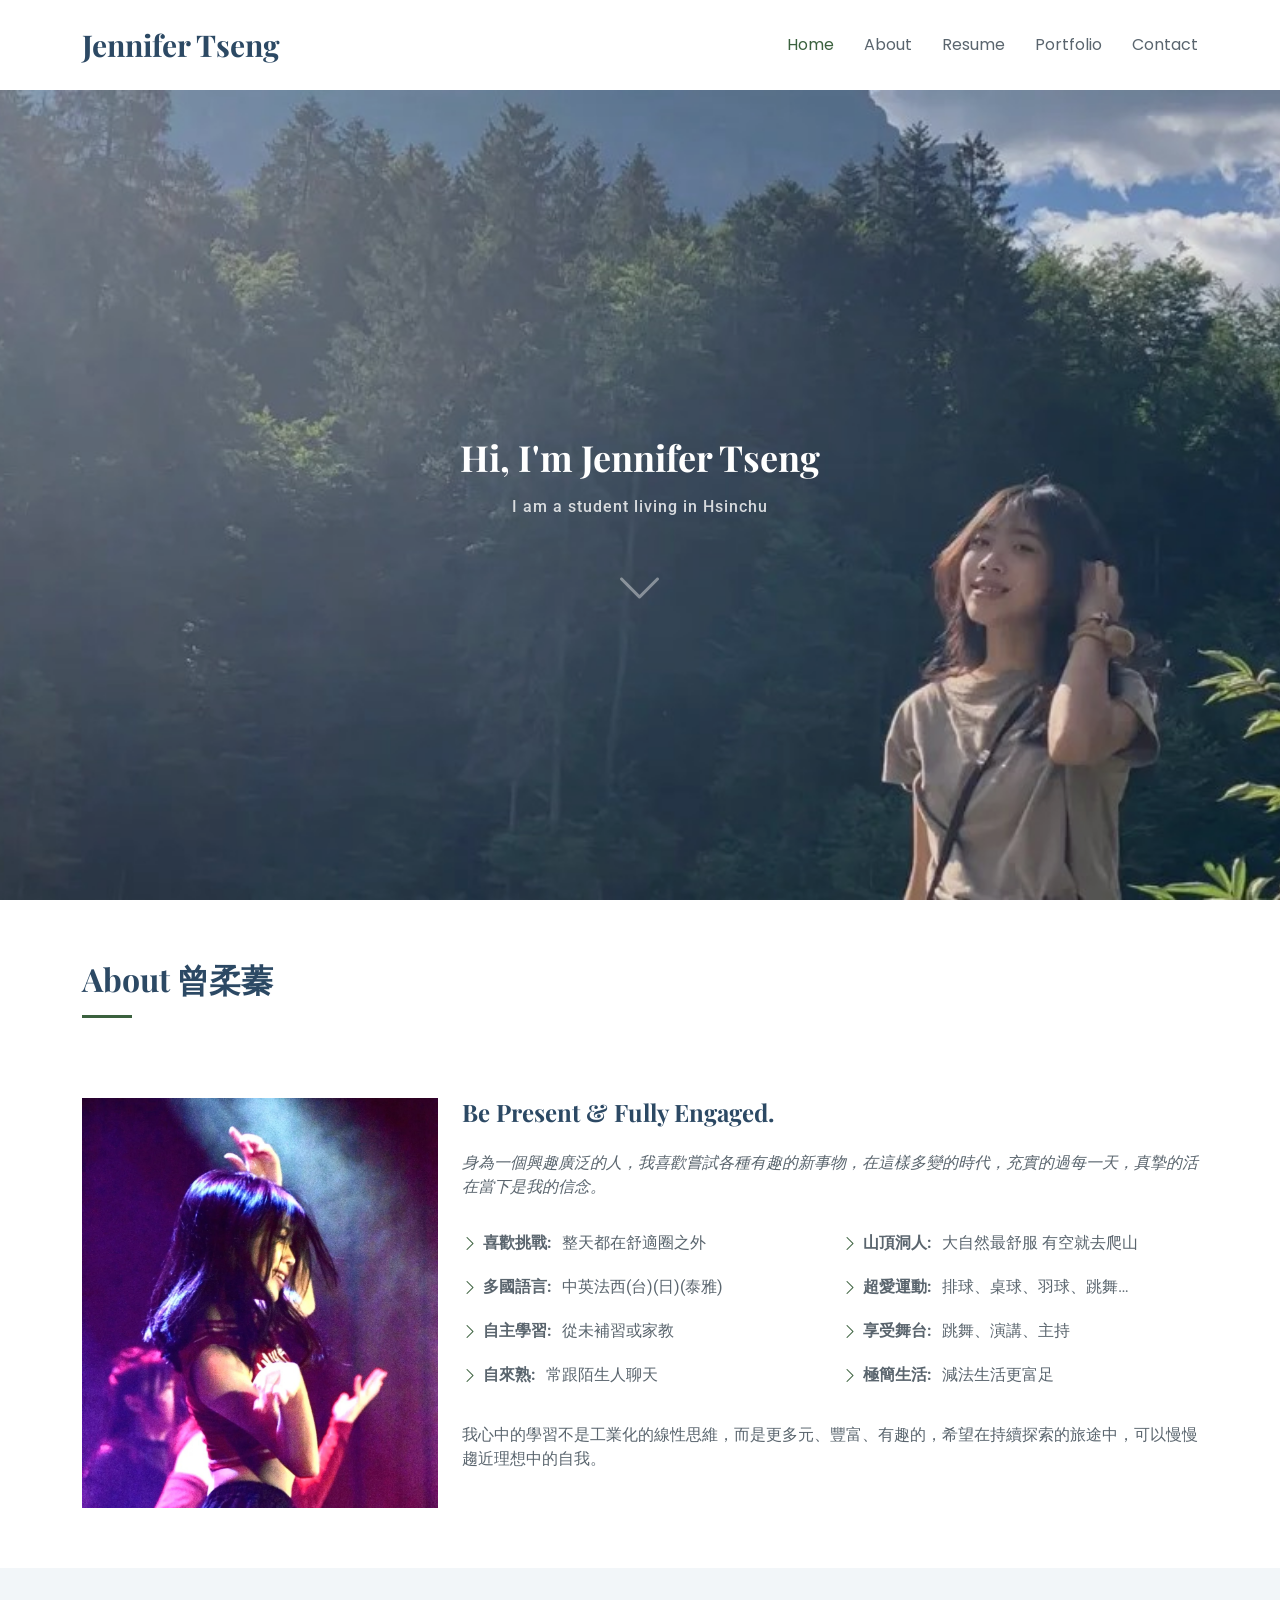
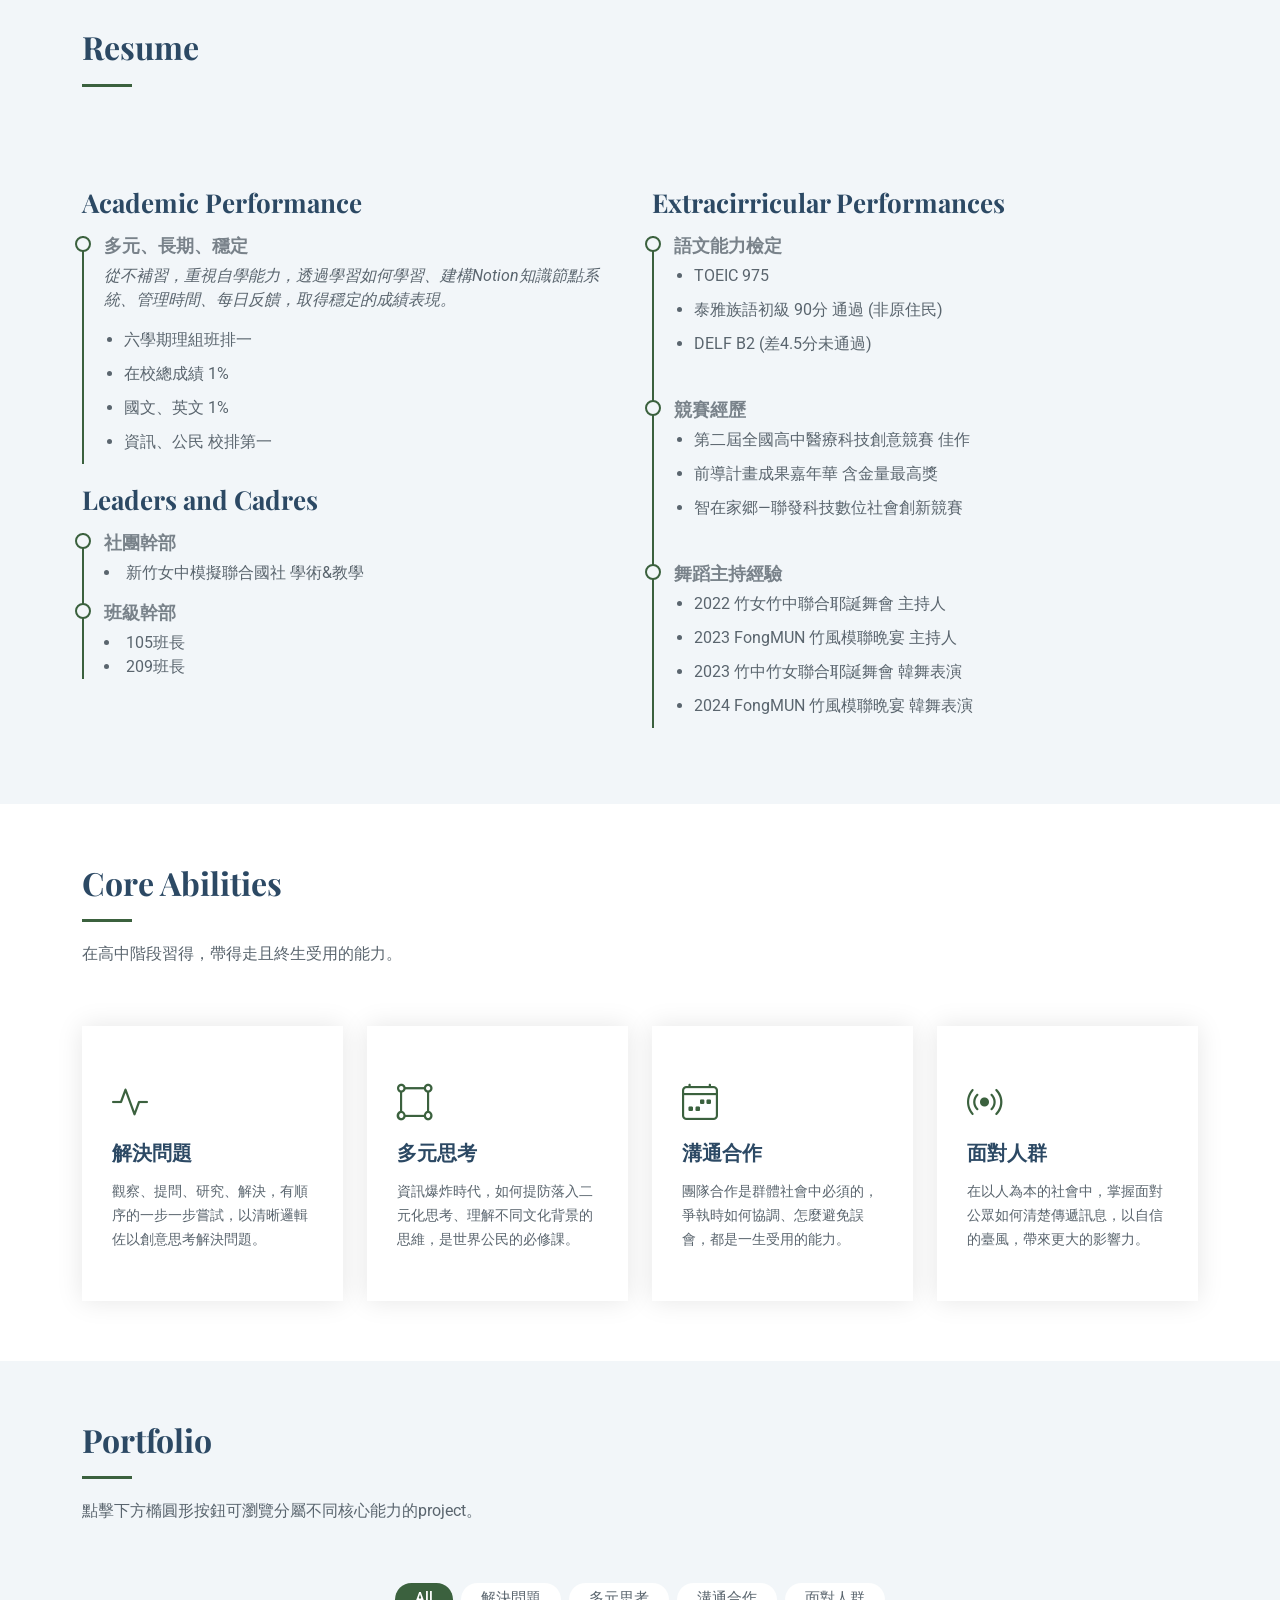
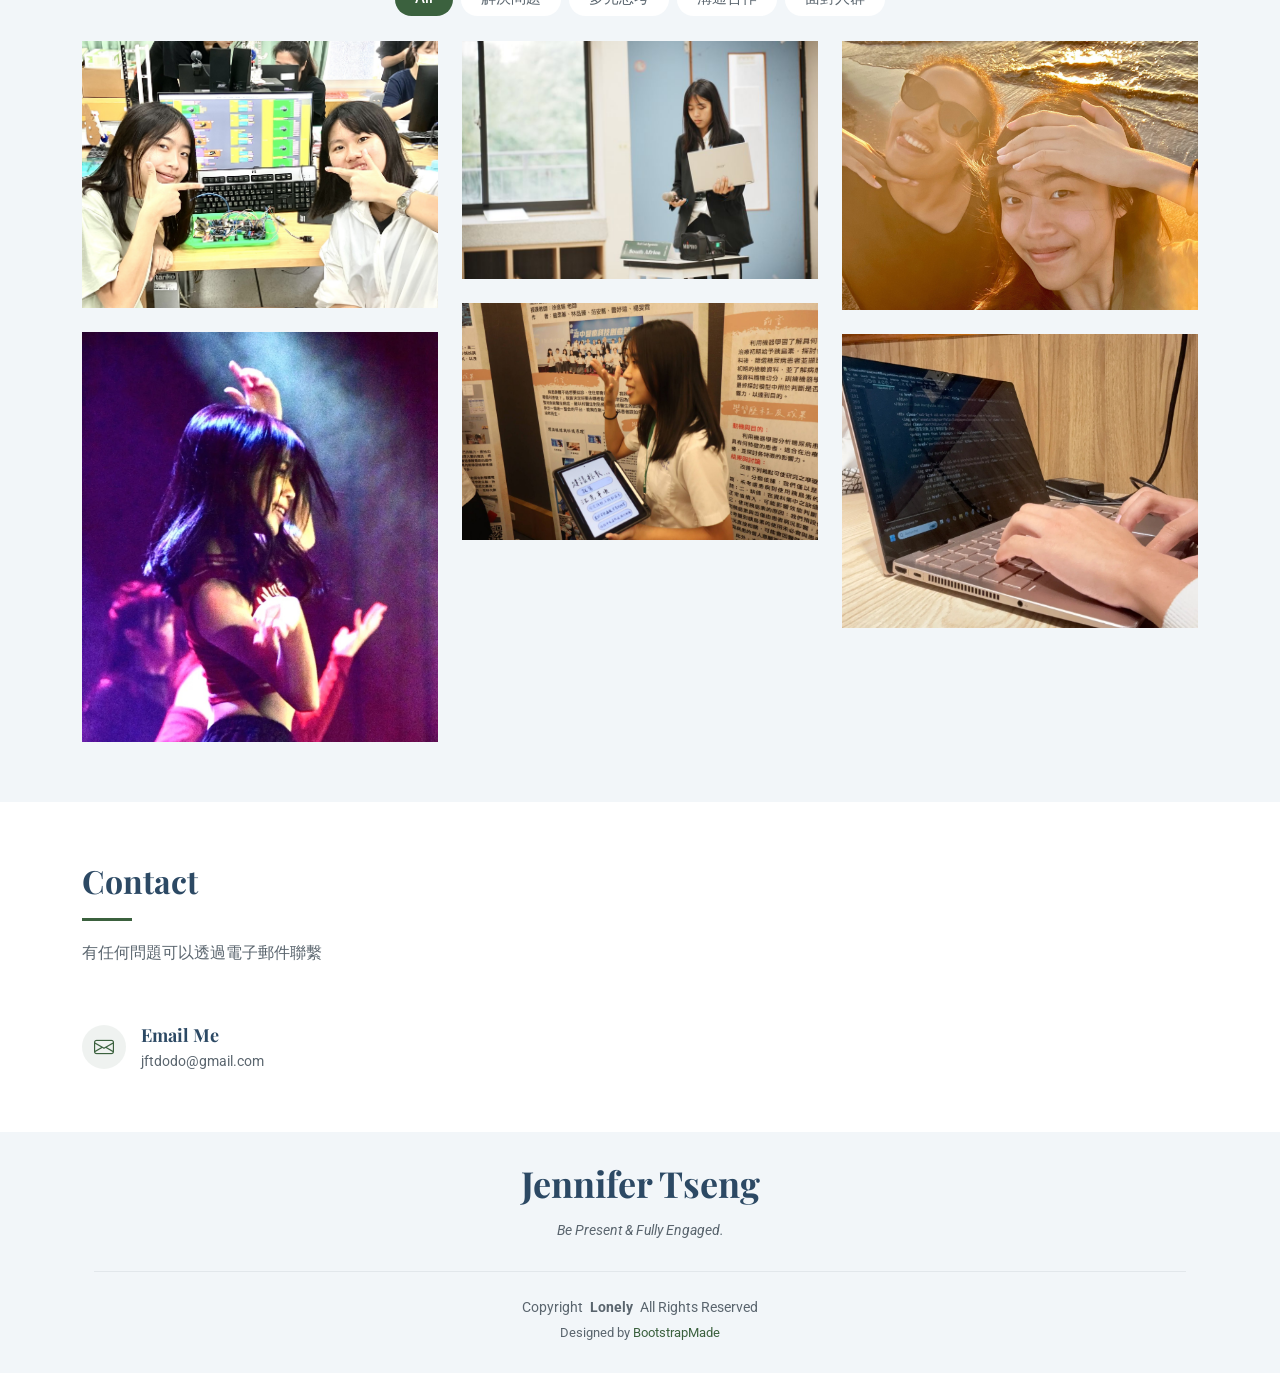
<file: jennifer_personal_website/index.html>
<!DOCTYPE html>
<html lang="en">

<head>
  <meta charset="utf-8">
  <meta content="width=device-width, initial-scale=1.0" name="viewport">
  <title>Jennifer's Personal Website</title>
  <meta name="description" content="">
  <meta name="keywords" content="">

  <!-- Favicons -->
  <link href="assets/img/favicon.png" rel="icon">
  <link href="assets/img/apple-touch-icon.png" rel="apple-touch-icon">

  <!-- Fonts -->
  <link href="https://fonts.googleapis.com" rel="precon之後改t">
  <link href="https://fonts.gstatic.com" rel="precon之後改t" crossorigin>
  <link href="https://fonts.googleapis.com/css2?family=Roboto:ital,wght@0,100;0,300;0,400;0,500;0,700;0,900;1,100;1,300;1,400;1,500;1,700;1,900&family=Poppins:ital,wght@0,100;0,200;0,300;0,400;0,500;0,600;0,700;0,800;0,900;1,100;1,200;1,300;1,400;1,500;1,600;1,700;1,800;1,900&family=Playfair+Display:ital,wght@0,400;0,500;0,600;0,700;0,800;0,900;1,400;1,500;1,600;1,700;1,800;1,900&display=swap" rel="stylesheet">

  <!-- Vendor CSS Files -->
  <link href="assets/vendor/bootstrap/css/bootstrap.min.css" rel="stylesheet">
  <link href="assets/vendor/bootstrap-icons/bootstrap-icons.css" rel="stylesheet">
  <link href="assets/vendor/aos/aos.css" rel="stylesheet">
  <link href="assets/vendor/glightbox/css/glightbox.min.css" rel="stylesheet">
  <link href="assets/vendor/swiper/swiper-bundle.min.css" rel="stylesheet">

  <!-- Main CSS File -->
  <link href="assets/css/main.css" rel="stylesheet">

  <!-- =======================================================
  * Template Name: Lonely
  * Template URL: https://bootstrapmade.com/free-html-bootstrap-template-lonely/
  * Updated: Aug 07 2024 with Bootstrap v5.3.3
  * Author: BootstrapMade.com
  * License: https://bootstrapmade.com/license/
  ======================================================== -->
</head>

<body class="index-page">

  <header id="header" class="header d-flex align-items-center sticky-top">
    <div class="container-fluid container-xl position-relative d-flex align-items-center justify-content-between">

      <a href="index.html" class="logo d-flex align-items-center">
        <!-- Uncomment the line below if you also wish to use an image logo -->
        <!-- <img src="assets/img/logo.png" alt=""> -->
        <h1 class="sitename">Jennifer Tseng</h1>
      </a>

      <nav id="navmenu" class="navmenu">
        <ul>
          <li><a href="#hero" class="active">Home</a></li>
          <li><a href="#about">About</a></li>
          <li><a href="#resume">Resume</a></li>
          <li><a href="#portfolio">Portfolio</a></li>
          <li><a href="#contact">Contact</a></li>
        </ul>
        <i class="mobile-nav-toggle d-xl-none bi bi-list"></i>
      </nav>

    </div>
  </header>

  <main class="main">

    <!-- Hero Section -->
    <section id="hero" class="hero section dark-background">

      <div class="container text-center" data-aos="fade-up" data-aos-delay="100">
        <h2>Hi, I'm Jennifer Tseng</h2>
        <p>I am a student living in Hsinchu<br></p>
        <a href="#about" class="btn-scroll" title="Scroll Down"><i class="bi bi-chevron-down"></i></a>
      </div>

    </section><!-- /Hero Section -->

    <!-- About Section -->
    <section id="about" class="about section">

      <!-- Section Title -->
      <div class="container section-title" data-aos="fade-up">
        <h2>About 曾柔蓁</h2>
      </div><!-- End Section Title -->

      <div class="container" data-aos="fade-up" data-aos-delay="100">

        <div class="row gy-4 justify-content-center">
          <div class="col-lg-4">
            <img src="assets\img\dance.jpg" class="img-fluid" alt="">
          </div>
          <div class="col-lg-8 content">
            <h2>Be Present &amp; Fully Engaged.</h2>
            <p class="fst-italic py-3">
              身為一個興趣廣泛的人，我喜歡嘗試各種有趣的新事物，在這樣多變的時代，充實的過每一天，真摯的活在當下是我的信念。
            </p>
            <div class="row">
              <div class="col-lg-6">
                <ul>
                  <li><i class="bi bi-chevron-right"></i> <strong>喜歡挑戰:</strong> <span>整天都在舒適圈之外</span></li>
                  <li><i class="bi bi-chevron-right"></i> <strong>多國語言:</strong> <span>中英法西(台)(日)(泰雅)</span></li>
                  <li><i class="bi bi-chevron-right"></i> <strong>自主學習:</strong> <span>從未補習或家教</span></li>
                  <li><i class="bi bi-chevron-right"></i> <strong>自來熟:</strong> <span>常跟陌生人聊天</span></li>
                </ul>
              </div>
              <div class="col-lg-6">
                <ul>
                  <li><i class="bi bi-chevron-right"></i> <strong>山頂洞人:</strong> <span>大自然最舒服 有空就去爬山</span></li>
                  <li><i class="bi bi-chevron-right"></i> <strong>超愛運動:</strong> <span>排球、桌球、羽球、跳舞…</span></li>
                  <li><i class="bi bi-chevron-right"></i> <strong>享受舞台:</strong> <span>跳舞、演講、主持</span></li>
                  <li><i class="bi bi-chevron-right"></i> <strong>極簡生活:</strong> <span>減法生活更富足</span></li>
                </ul>
              </div>
            </div>
            <p class="py-3">
              我心中的學習不是工業化的線性思維，而是更多元、豐富、有趣的，希望在持續探索的旅途中，可以慢慢趨近理想中的自我。
            </p>
          </div>
        </div>

      </div>

    </section><!-- /About Section -->

       
    <!-- Resume Section -->
    <section id="resume" class="resume section light-background">

      <!-- Section Title -->
      <div class="container section-title" data-aos="fade-up">
        <h2>Resume</h2>
      </div><!-- End Section Title -->

      <div class="container">

        <div class="row">

          <div class="col-lg-6" data-aos="fade-up" data-aos-delay="100">
            <h3 class="resume-title">Academic Performance</h3>

            <div class="resume-item pb-0">
              <h4>多元、長期、穩定</h4>
              <p><em>從不補習，重視自學能力，透過學習如何學習、建構Notion知識節點系統、管理時間、每日反饋，取得穩定的成績表現。</em></p>
              <ul>
                <li>六學期理組班排一</li>
                <li>在校總成績 1%</li>
                <li>國文、英文 1%</li>
				<li>資訊、公民 校排第一</li>
              </ul>
            </div><!-- Edn Resume Item -->

            <h3 class="resume-title">Leaders and Cadres</h3>
            <div class="resume-item">
              <h4>社團幹部</h4>
              <li>新竹女中模擬聯合國社 學術&教學</li>
            </div><!-- Edn Resume Item -->

            <div class="resume-item">
              <h4>班級幹部</h4>
              <li>105班長</li>
              <li>209班長</li>
            </div><!-- Edn Resume Item -->

          </div>

          <div class="col-lg-6" data-aos="fade-up" data-aos-delay="200">
            <h3 class="resume-title">Extracirricular Performances</h3>
            <div class="resume-item">
              <h4>語文能力檢定</h4>       
              <ul>
                <li>TOEIC 975</li>
                <li>泰雅族語初級 90分 通過 (非原住民)</li>
                <li>DELF B2 (差4.5分未通過)</li>
              </ul>
            </div><!-- Edn Resume Item -->
			
			<div class="resume-item">
              <h4>競賽經歷</h4>       
              <ul>
                <li>第二屆全國高中醫療科技創意競賽 佳作</li>
                <li>前導計畫成果嘉年華 含金量最高獎</li>
                <li>智在家郷—聯發科技數位社會創新競賽</li>
              </ul>
            </div><!-- Edn Resume Item -->
			
			<div class="resume-item">
              <h4>舞蹈主持經驗</h4>       
              <ul>
                <li>2022 竹女竹中聯合耶誕舞會 主持人</li>
				<li>2023 FongMUN 竹風模聯晩宴 主持人</li>
				<li>2023 竹中竹女聯合耶誕舞會 韓舞表演</li>
				<li>2024 FongMUN 竹風模聯晩宴 韓舞表演</li>
              </ul>
            </div><!-- Edn Resume Item -->

            

          </div>

        </div>

      </div>

    </section><!-- /Resume Section -->

    <!-- Services Section -->
    <section id="services" class="services section">

      <!-- Section Title -->
      <div class="container section-title" data-aos="fade-up">
        <h2>Core Abilities</h2>
        <p>在高中階段習得，帶得走且終生受用的能力。</p>
      </div><!-- End Section Title -->

      <div class="container">

        <div class="row gy-4">

		  <div class="col-xl-3 col-md-6 d-flex" data-aos="fade-up" data-aos-delay="100">
            <div class="service-item position-relative">
              <div class="icon"><i class="bi bi-activity icon"></i></div>
              <h4 class="stretched-link"><a href="#" class="stretched-link">解決問題</a></h4>
              <p>觀察、提問、研究、解決，有順序的一步一步嘗試，以清晰邏輯佐以創意思考解決問題。</p>
            </div>
          </div><!-- End Service Item -->

          <div class="col-xl-3 col-md-6 d-flex" data-aos="fade-up" data-aos-delay="200">
            <div class="service-item position-relative">
              <div class="icon"><i class="bi bi-bounding-box-circles icon"></i></div>
              <h4 class="stretched-link"><a href="#" class="stretched-link">多元思考</a></h4>
              <p>資訊爆炸時代，如何提防落入二元化思考、理解不同文化背景的思維，是世界公民的必修課。</p>
            </div>
          </div><!-- End Service Item -->

          <div class="col-xl-3 col-md-6 d-flex" data-aos="fade-up" data-aos-delay="300">
            <div class="service-item position-relative">
              <div class="icon"><i class="bi bi-calendar4-week icon"></i></div>
              <h4 class="stretched-link"><a href="#" class="stretched-link">溝通合作</a></h4>
              <p>團隊合作是群體社會中必須的，爭執時如何協調、怎麼避免誤會，都是一生受用的能力。</p>
            </div>
          </div><!-- End Service Item -->

          <div class="col-xl-3 col-md-6 d-flex" data-aos="fade-up" data-aos-delay="400">
            <div class="service-item position-relative">
              <div class="icon"><i class="bi bi-broadcast icon"></i></div>
              <h4 class="stretched-link"><a href="#" class="stretched-link">面對人群</a></h4>
              <p>在以人為本的社會中，掌握面對公眾如何清楚傳遞訊息，以自信的臺風，帶來更大的影響力。</p>
            </div>
          </div><!-- End Service Item -->

        </div>

      </div>

    </section><!-- /Services Section -->

    <!-- Portfolio Section -->
    <section id="portfolio" class="portfolio section light-background">

      <!-- Section Title -->
      <div class="container section-title" data-aos="fade-up">
        <h2>Portfolio</h2>
        <p>點擊下方橢圓形按鈕可瀏覽分屬不同核心能力的project。</p>
      </div><!-- End Section Title -->

      <div class="container">

        <div class="isotope-layout" data-default-filter="*" data-layout="masonry" data-sort="original-order">

          <ul class="portfolio-filters isotope-filters" data-aos="fade-up" data-aos-delay="100">
            <li data-filter="*" class="filter-active">All</li>
            <li data-filter=".filter-problemsolving">解決問題</li>
            <li data-filter=".filter-think">多元思考</li>
            <li data-filter=".filter-teamwork">溝通合作</li>
			<li data-filter=".filter-public">面對人群</li>
          </ul><!-- End Portfolio Filters -->

          <div class="row gy-4 isotope-container" data-aos="fade-up" data-aos-delay="200">

            <div class="col-lg-4 col-md-6 portfolio-item isotope-item filter-problemsolving ">
              <img src="assets/img/portfolio/elevatorgrouppic.jpg" class="img-fluid" alt="">
              <div class="portfolio-info">
                <h4>智能電梯模型</h4>
                <p>From sheer scratch to reality.</p>
                <!--<a href="assets/img/portfolio/elevatorgrouppic.jpg" title="App 1" data-gallery="portfolio-gallery-app" class="glightbox preview-link"><i class="bi bi-zoom-in"></i></a> -->
                <a href="portfolio-details%20-%20elevator.html" title="More Details" class="details-link"><i class="bi bi-link-45deg"></i></a>
              </div>
            </div><!-- End Portfolio Item -->

            <div class="col-lg-4 col-md-6 portfolio-item isotope-item filter-think filter-public">
              <img src="assets/img/portfolio/nemunpodium.JPG" class="img-fluid" alt="">
              <div class="portfolio-info">
                <h4>模擬聯合國</h4>
                <p>Find the influence of your voice.</p>
                <!--<a href="assets/img/masonry-portfolio/masonry-portfolio-2.jpg" title="Product 1" data-gallery="portfolio-gallery-product" class="glightbox preview-link"><i class="bi bi-zoom-in"></i></a>-->
                <a href="portfolio-details%20-%20mun.html" title="More Details" class="details-link"><i class="bi bi-link-45deg"></i></a>
              </div>
            </div><!-- End Portfolio Item -->

            <div class="col-lg-4 col-md-6 portfolio-item isotope-item filter-think">
              <img src="assets/img/portfolio/languageexchangepicwithadri.jpg" class="img-fluid" alt="">
              <div class="portfolio-info">
                <h4>語言交換_自主學習計畫</h4>
                <p>Way more than languages — cultures, viewpoints, life.</p>
                <!--<a href="assets/img/masonry-portfolio/masonry-portfolio-3.jpg" title="Branding 1" data-gallery="portfolio-gallery-branding" class="glightbox preview-link"><i class="bi bi-zoom-in"></i></a>-->
                <a href="portfolio-details%20-%20exchange.html" title="More Details" class="details-link"><i class="bi bi-link-45deg"></i></a>
              </div>
            </div><!-- End Portfolio Item -->

            <div class="col-lg-4 col-md-6 portfolio-item isotope-item filter-problemsolving filter-teamwork">
              <img src="assets/img/portfolio/biotechmespeak.png" class="img-fluid" alt="">
              <div class="portfolio-info">
                <h4>線上華佗_醫療科技競賽</h4>
                <p>A problem can spark an idea.</p>
                <!--<a href="assets/img/masonry-portfolio/masonry-portfolio-4.jpg" title="App 2" data-gallery="portfolio-gallery-app" class="glightbox preview-link"><i class="bi bi-zoom-in"></i></a>-->
                <a href="portfolio-details%20-%20biotech.html" title="More Details" class="details-link"><i class="bi bi-link-45deg"></i></a>
              </div>
            </div><!-- End Portfolio Item -->

            

            <div class="col-lg-4 col-md-6 portfolio-item isotope-item filter-teamwork filter-public">
              <img src="assets/img/portfolio/dance.jpg" class="img-fluid" alt="">
              <div class="portfolio-info">
                <h4>舞蹈和主持</h4>
                <p>Shine bright on stages.</p>
                <!--<a href="assets/img/masonry-portfolio/masonry-portfolio-6.jpg" title="Branding 2" data-gallery="portfolio-gallery-branding" class="glightbox preview-link"><i class="bi bi-zoom-in"></i></a>-->
                <a href="portfolio-details%20-%20stage.html" title="
				Details" class="details-link"><i class="bi bi-link-45deg"></i></a>
              </div>
            </div><!-- End Portfolio Item -->

            <div class="col-lg-4 col-md-6 portfolio-item isotope-item filter-problemsolving">
              <img src="assets/img/portfolio/webdesign.jpg" class="img-fluid" alt="">
              <div class="portfolio-info">
                <h4>網頁設計與應用</h4>
                <p>Internet, an epochal and momentous power.</p>
                <!--<a href="assets/img/masonry-portfolio/masonry-portfolio-7.jpg" title="App 3" data-gallery="portfolio-gallery-app" class="glightbox preview-link"><i class="bi bi-zoom-in"></i></a>-->
                <a href="portfolio-details%20-%20web.html" title="More Details" class="details-link"><i class="bi bi-link-45deg"></i></a>
              </div>
            </div><!-- End Portfolio Item -->


          </div><!-- End Portfolio Container -->

        </div>

      </div>

    </section><!-- /Portfolio Section -->



    <!-- Contact Section -->
    <section id="contact" class="contact section">

      <!-- Section Title -->
      <div class="container section-title" data-aos="fade-up">
        <h2>Contact</h2>
        <p>有任何問題可以透過電子郵件聯繫</p>
      </div><!-- End Section Title -->

      <div class="container" data-aos="fade" data-aos-delay="100">

        <div class="row gy-4">

          <div class="col-lg-4">
            
            <div class="info-item d-flex" data-aos="fade-up" data-aos-delay="400">
              <i class="bi bi-envelope flex-shrink-0"></i>
              <div>
                <h3>Email Me</h3>
                <p>jftdodo@gmail.com</p>
              </div>
            </div><!-- End Info Item -->

          </div>

          <div class="col-lg-8">
            
          </div><!-- End Contact Form -->

        </div>

      </div>

    </section><!-- /Contact Section -->

  </main>

  <footer id="footer" class="footer light-background">
    <div class="container">
      <h3 class="sitename">Jennifer Tseng</h3>
      <p>Be Present & Fully Engaged.</p>
     
      <div class="container">
        <div class="copyright">
          <span>Copyright</span> <strong class="px-1 sitename">Lonely</strong> <span>All Rights Reserved</span>
        </div>
        <div class="credits">
          <!-- All the links in the footer should remain intact. -->
          <!-- You can delete the links only if you've purchased the pro version. -->
          <!-- Licensing information: https://bootstrapmade.com/license/ -->
          <!-- Purchase the pro version with working PHP/AJAX contact form: [buy-url] -->
          Designed by <a href="https://bootstrapmade.com/">BootstrapMade</a>
        </div>
      </div>
    </div>
  </footer>

  <!-- Scroll Top -->
  <a href="#" id="scroll-top" class="scroll-top d-flex align-items-center justify-content-center"><i class="bi bi-arrow-up-short"></i></a>

  <!-- Preloader -->
  <div id="preloader"></div>

  <!-- Vendor JS Files -->
  <script src="assets/vendor/bootstrap/js/bootstrap.bundle.min.js"></script>
  <script src="assets/vendor/php-email-form/validate.js"></script>
  <script src="assets/vendor/aos/aos.js"></script>
  <script src="assets/vendor/waypoints/noframework.waypoints.js"></script>
  <script src="assets/vendor/glightbox/js/glightbox.min.js"></script>
  <script src="assets/vendor/imagesloaded/imagesloaded.pkgd.min.js"></script>
  <script src="assets/vendor/isotope-layout/isotope.pkgd.min.js"></script>
  <script src="assets/vendor/swiper/swiper-bundle.min.js"></script>

  <!-- Main JS File -->
  <script src="assets/js/main.js"></script>

</body>

</html>
</file>
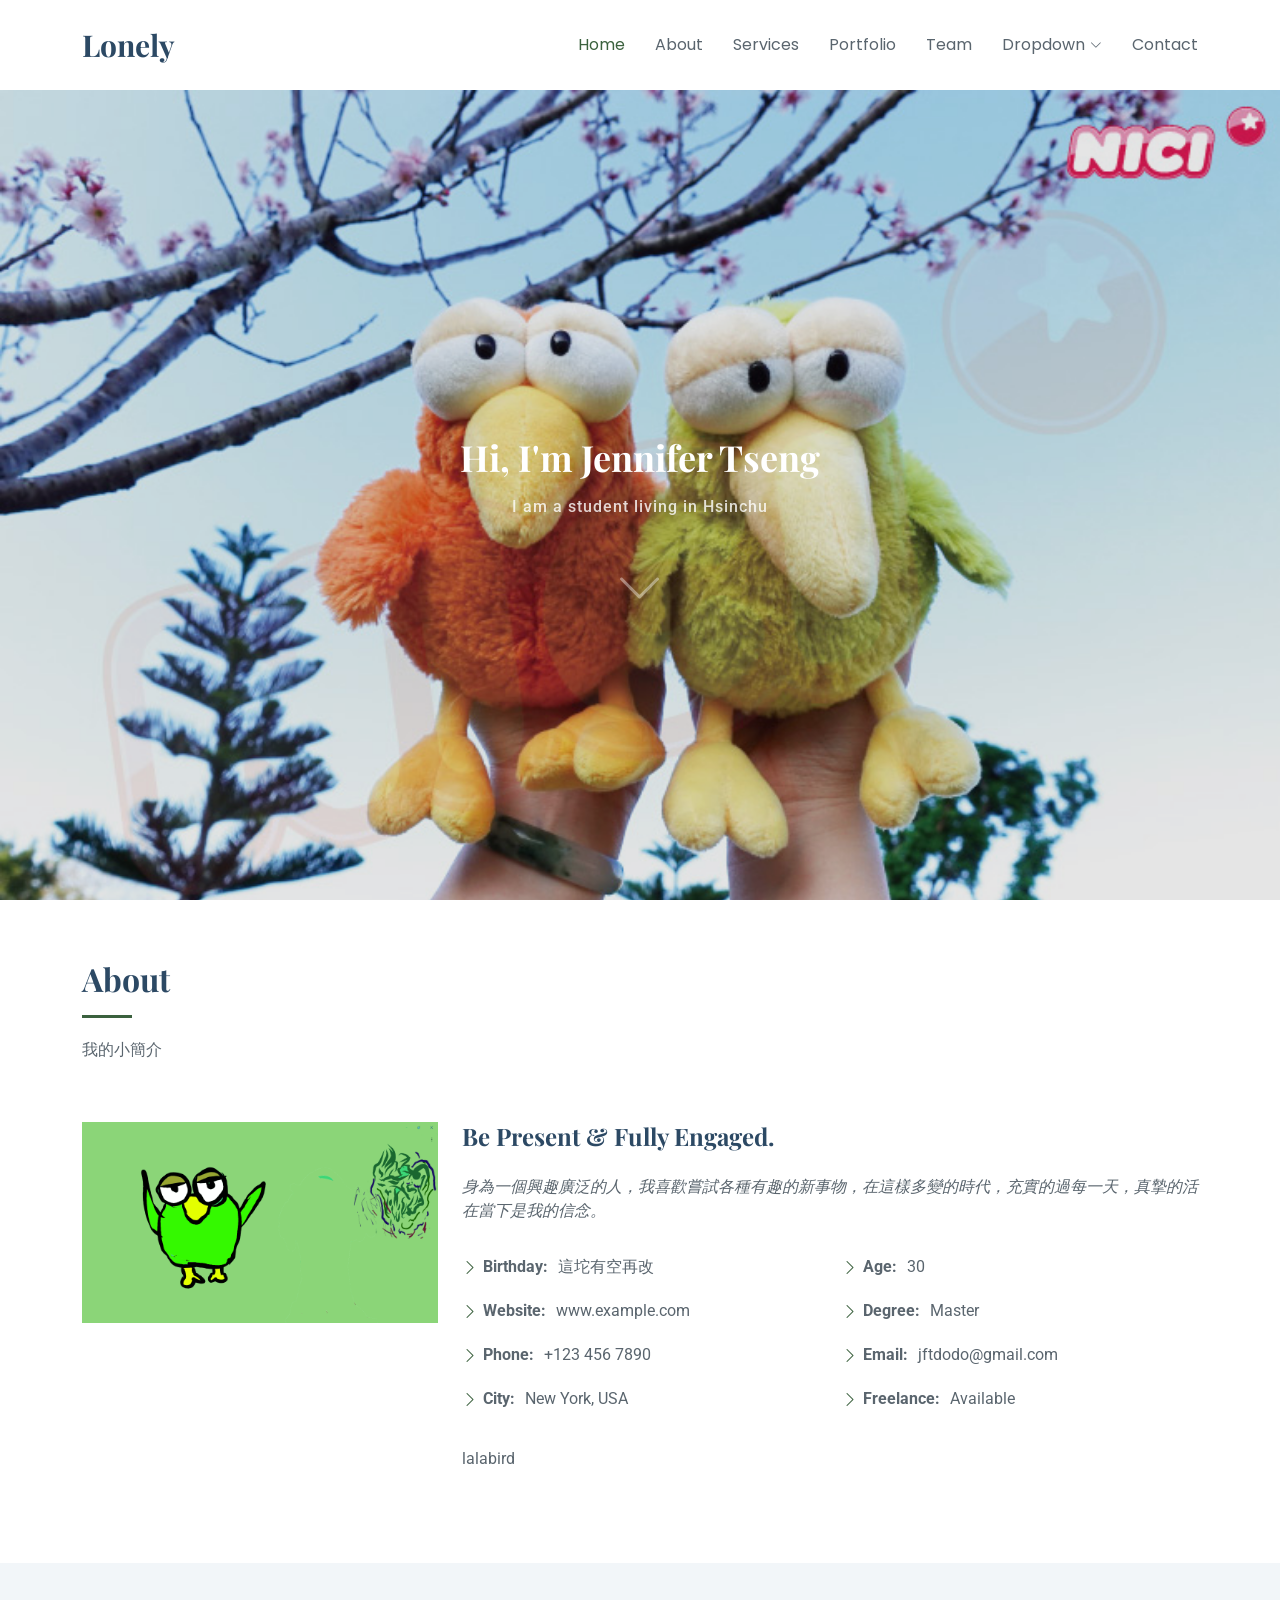
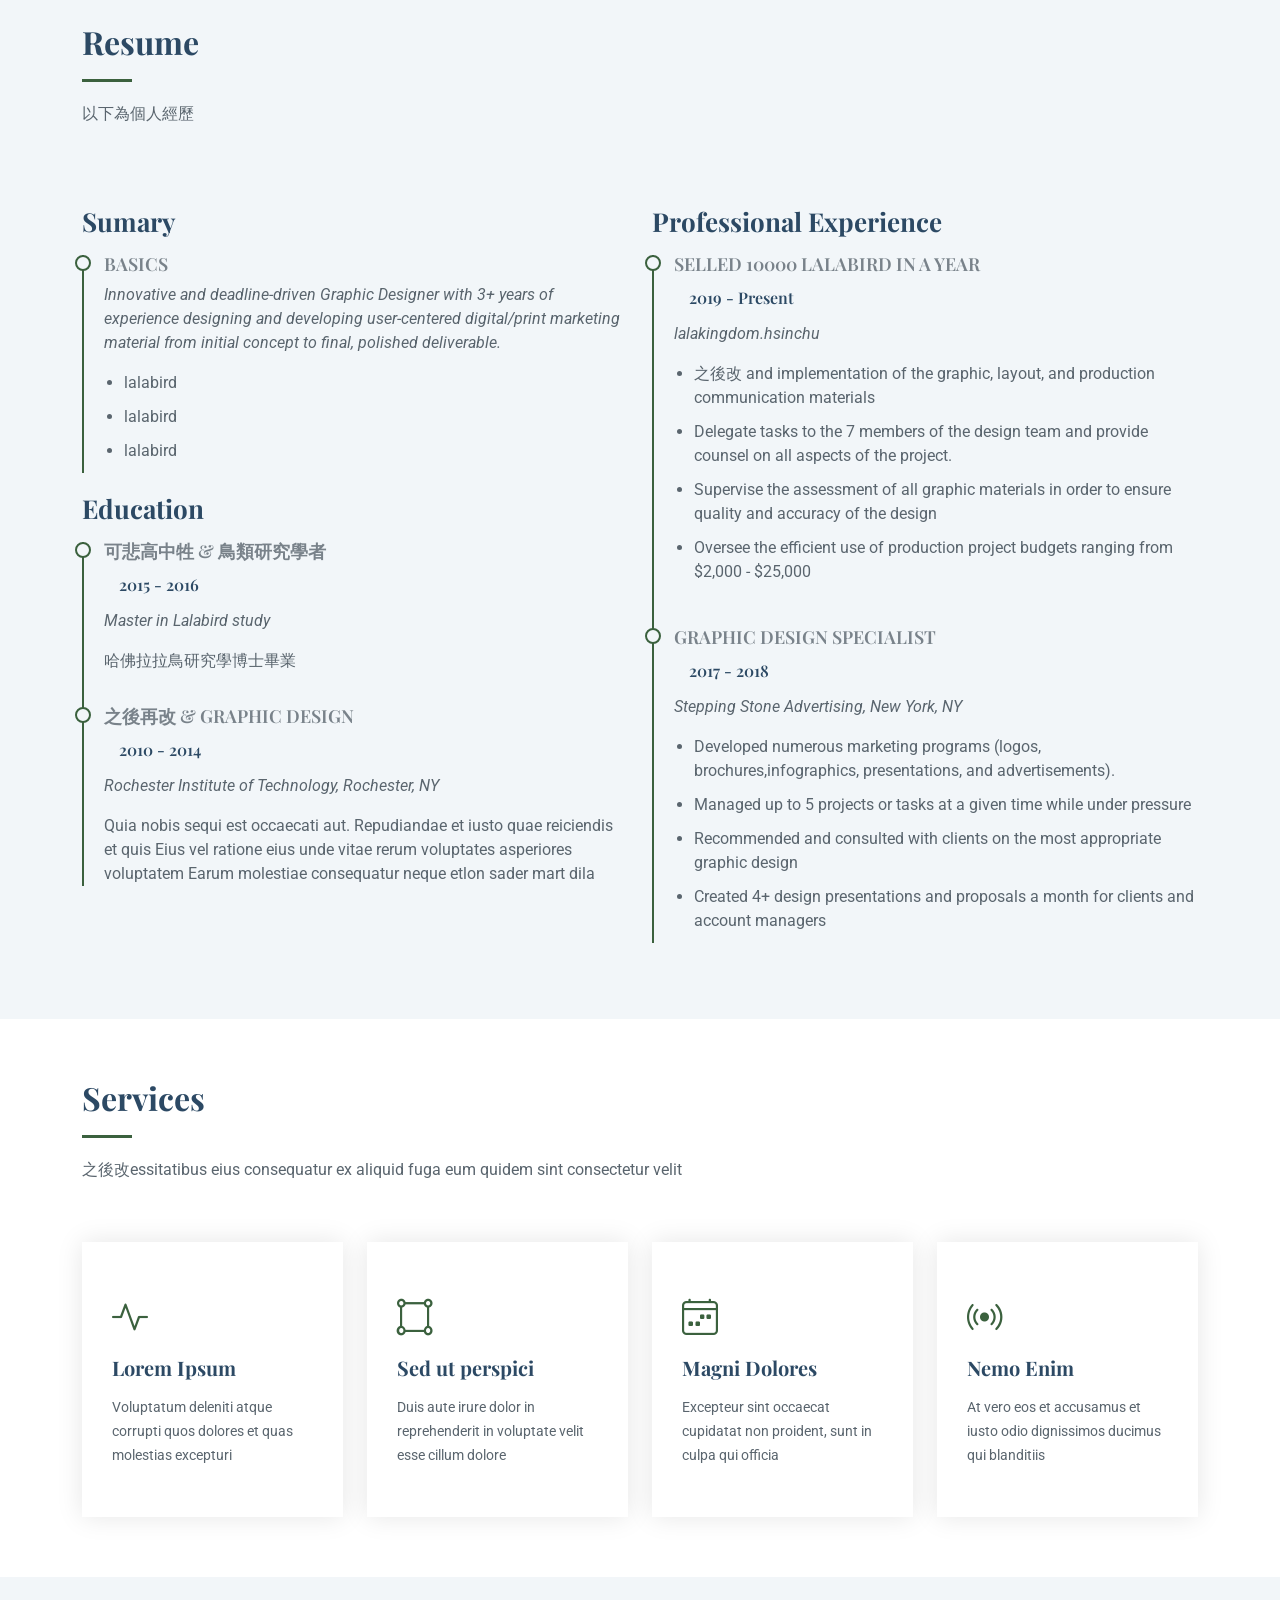
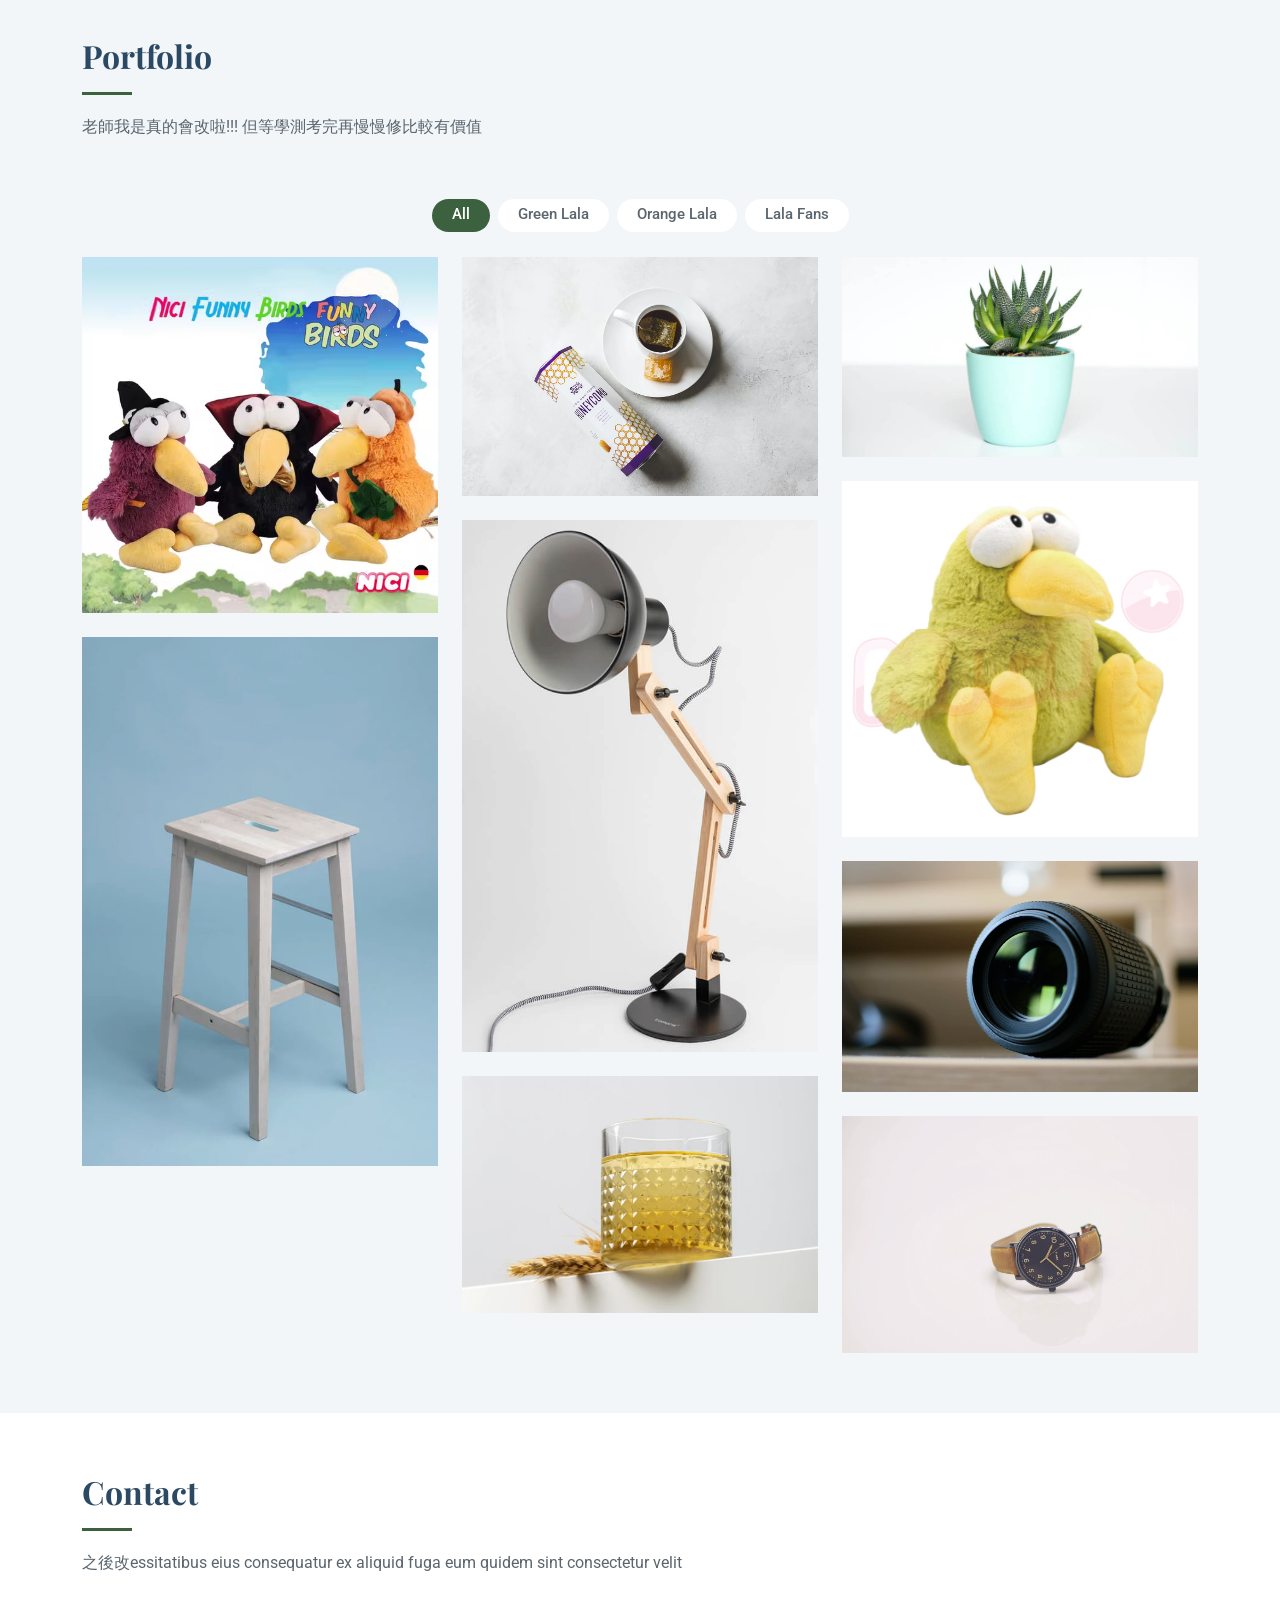
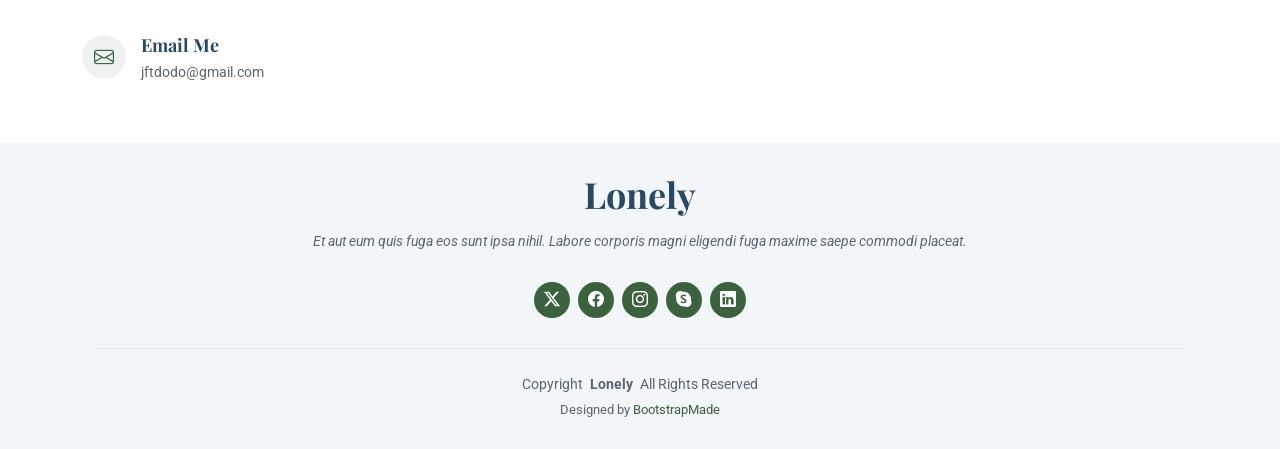
<file: personalwebsitegithub/index.html>
<!DOCTYPE html>
<html lang="en">

<head>
  <meta charset="utf-8">
  <meta content="width=device-width, initial-scale=1.0" name="viewport">
  <title>Index - Lonely Bootstrap Template</title>
  <meta name="description" content="">
  <meta name="keywords" content="">

  <!-- Favicons -->
  <link href="assets/img/favicon.png" rel="icon">
  <link href="assets/img/apple-touch-icon.png" rel="apple-touch-icon">

  <!-- Fonts -->
  <link href="https://fonts.googleapis.com" rel="precon之後改t">
  <link href="https://fonts.gstatic.com" rel="precon之後改t" crossorigin>
  <link href="https://fonts.googleapis.com/css2?family=Roboto:ital,wght@0,100;0,300;0,400;0,500;0,700;0,900;1,100;1,300;1,400;1,500;1,700;1,900&family=Poppins:ital,wght@0,100;0,200;0,300;0,400;0,500;0,600;0,700;0,800;0,900;1,100;1,200;1,300;1,400;1,500;1,600;1,700;1,800;1,900&family=Playfair+Display:ital,wght@0,400;0,500;0,600;0,700;0,800;0,900;1,400;1,500;1,600;1,700;1,800;1,900&display=swap" rel="stylesheet">

  <!-- Vendor CSS Files -->
  <link href="assets/vendor/bootstrap/css/bootstrap.min.css" rel="stylesheet">
  <link href="assets/vendor/bootstrap-icons/bootstrap-icons.css" rel="stylesheet">
  <link href="assets/vendor/aos/aos.css" rel="stylesheet">
  <link href="assets/vendor/glightbox/css/glightbox.min.css" rel="stylesheet">
  <link href="assets/vendor/swiper/swiper-bundle.min.css" rel="stylesheet">

  <!-- Main CSS File -->
  <link href="assets/css/main.css" rel="stylesheet">

  <!-- =======================================================
  * Template Name: Lonely
  * Template URL: https://bootstrapmade.com/free-html-bootstrap-template-lonely/
  * Updated: Aug 07 2024 with Bootstrap v5.3.3
  * Author: BootstrapMade.com
  * License: https://bootstrapmade.com/license/
  ======================================================== -->
</head>

<body class="index-page">

  <header id="header" class="header d-flex align-items-center sticky-top">
    <div class="container-fluid container-xl position-relative d-flex align-items-center justify-content-between">

      <a href="index.html" class="logo d-flex align-items-center">
        <!-- Uncomment the line below if you also wish to use an image logo -->
        <!-- <img src="assets/img/logo.png" alt=""> -->
        <h1 class="sitename">Lonely</h1>
      </a>

      <nav id="navmenu" class="navmenu">
        <ul>
          <li><a href="#hero" class="active">Home</a></li>
          <li><a href="#about">About</a></li>
          <li><a href="#services">Services</a></li>
          <li><a href="#portfolio">Portfolio</a></li>
          <li><a href="#team">Team</a></li>
          <li class="dropdown"><a href="#"><span>Dropdown</span> <i class="bi bi-chevron-down toggle-dropdown"></i></a>
            <ul>
              <li><a href="#">Dropdown 1</a></li>
              <li class="dropdown"><a href="#"><span>Deep Dropdown</span> <i class="bi bi-chevron-down toggle-dropdown"></i></a>
                <ul>
                  <li><a href="#">Deep Dropdown 1</a></li>
                  <li><a href="#">Deep Dropdown 2</a></li>
                  <li><a href="#">Deep Dropdown 3</a></li>
                  <li><a href="#">Deep Dropdown 4</a></li>
                  <li><a href="#">Deep Dropdown 5</a></li>
                </ul>
              </li>
              <li><a href="#">Dropdown 2</a></li>
              <li><a href="#">Dropdown 3</a></li>
              <li><a href="#">Dropdown 4</a></li>
            </ul>
          </li>
          <li><a href="#contact">Contact</a></li>
        </ul>
        <i class="mobile-nav-toggle d-xl-none bi bi-list"></i>
      </nav>

    </div>
  </header>

  <main class="main">

    <!-- Hero Section -->
    <section id="hero" class="hero section dark-background">

      <div class="container text-center" data-aos="fade-up" data-aos-delay="100">
        <h2>Hi, I'm Jennifer Tseng</h2>
        <p>I am a student living in Hsinchu<br></p>
        <a href="#about" class="btn-scroll" title="Scroll Down"><i class="bi bi-chevron-down"></i></a>
      </div>

    </section><!-- /Hero Section -->

    <!-- About Section -->
    <section id="about" class="about section">

      <!-- Section Title -->
      <div class="container section-title" data-aos="fade-up">
        <h2>About</h2>
        <p>我的小簡介</p>
      </div><!-- End Section Title -->

      <div class="container" data-aos="fade-up" data-aos-delay="100">

        <div class="row gy-4 justify-content-center">
          <div class="col-lg-4">
            <img src="assets\img\Birdy is good at dino jump 3858.png" class="img-fluid" alt="">
          </div>
          <div class="col-lg-8 content">
            <h2>Be Present &amp; Fully Engaged.</h2>
            <p class="fst-italic py-3">
              身為一個興趣廣泛的人，我喜歡嘗試各種有趣的新事物，在這樣多變的時代，充實的過每一天，真摯的活在當下是我的信念。
            </p>
            <div class="row">
              <div class="col-lg-6">
                <ul>
                  <li><i class="bi bi-chevron-right"></i> <strong>Birthday:</strong> <span>這坨有空再改</span></li>
                  <li><i class="bi bi-chevron-right"></i> <strong>Website:</strong> <span>www.example.com</span></li>
                  <li><i class="bi bi-chevron-right"></i> <strong>Phone:</strong> <span>+123 456 7890</span></li>
                  <li><i class="bi bi-chevron-right"></i> <strong>City:</strong> <span>New York, USA</span></li>
                </ul>
              </div>
              <div class="col-lg-6">
                <ul>
                  <li><i class="bi bi-chevron-right"></i> <strong>Age:</strong> <span>30</span></li>
                  <li><i class="bi bi-chevron-right"></i> <strong>Degree:</strong> <span>Master</span></li>
                  <li><i class="bi bi-chevron-right"></i> <strong>Email:</strong> <span>jftdodo@gmail.com</span></li>
                  <li><i class="bi bi-chevron-right"></i> <strong>Freelance:</strong> <span>Available</span></li>
                </ul>
              </div>
            </div>
            <p class="py-3">
              lalabird
            </p>
          </div>
        </div>

      </div>

    </section><!-- /About Section -->

    

      
    <!-- Resume Section -->
    <section id="resume" class="resume section light-background">

      <!-- Section Title -->
      <div class="container section-title" data-aos="fade-up">
        <h2>Resume</h2>
        <p>以下為個人經歷</p>
      </div><!-- End Section Title -->

      <div class="container">

        <div class="row">

          <div class="col-lg-6" data-aos="fade-up" data-aos-delay="100">
            <h3 class="resume-title">Sumary</h3>

            <div class="resume-item pb-0">
              <h4>BASICS</h4>
              <p><em>Innovative and deadline-driven Graphic Designer with 3+ years of experience designing and developing user-centered digital/print marketing material from initial concept to final, polished deliverable.</em></p>
              <ul>
                <li>lalabird</li>
                <li>lalabird</li>
                <li>lalabird</li>
              </ul>
            </div><!-- Edn Resume Item -->

            <h3 class="resume-title">Education</h3>
            <div class="resume-item">
              <h4>可悲高中牲 &amp; 鳥類研究學者</h4>
              <h5>2015 - 2016</h5>
              <p><em>Master in Lalabird study</em></p>
              <p>哈佛拉拉鳥研究學博士畢業</p>
            </div><!-- Edn Resume Item -->

            <div class="resume-item">
              <h4>之後再改 &amp; Graphic Design</h4>
              <h5>2010 - 2014</h5>
              <p><em>Rochester Institute of Technology, Rochester, NY</em></p>
              <p>Quia nobis sequi est occaecati aut. Repudiandae et iusto quae reiciendis et quis Eius vel ratione eius unde vitae rerum voluptates asperiores voluptatem Earum molestiae consequatur neque etlon sader mart dila</p>
            </div><!-- Edn Resume Item -->

          </div>

          <div class="col-lg-6" data-aos="fade-up" data-aos-delay="200">
            <h3 class="resume-title">Professional Experience</h3>
            <div class="resume-item">
              <h4>Selled 10000 lalabird in a year</h4>
              <h5>2019 - Present</h5>
              <p><em>lalakingdom.hsinchu </em></p>
              <ul>
                <li>之後改 and implementation of the graphic, layout, and production communication materials</li>
                <li>Delegate tasks to the 7 members of the design team and provide counsel on all aspects of the project. </li>
                <li>Supervise the assessment of all graphic materials in order to ensure quality and accuracy of the design</li>
                <li>Oversee the efficient use of production project budgets ranging from $2,000 - $25,000</li>
              </ul>
            </div><!-- Edn Resume Item -->

            <div class="resume-item">
              <h4>Graphic design specialist</h4>
              <h5>2017 - 2018</h5>
              <p><em>Stepping Stone Advertising, New York, NY</em></p>
              <ul>
                <li>Developed numerous marketing programs (logos, brochures,infographics, presentations, and advertisements).</li>
                <li>Managed up to 5 projects or tasks at a given time while under pressure</li>
                <li>Recommended and consulted with clients on the most appropriate graphic design</li>
                <li>Created 4+ design presentations and proposals a month for clients and account managers</li>
              </ul>
            </div><!-- Edn Resume Item -->

          </div>

        </div>

      </div>

    </section><!-- /Resume Section -->

    <!-- Services Section -->
    <section id="services" class="services section">

      <!-- Section Title -->
      <div class="container section-title" data-aos="fade-up">
        <h2>Services</h2>
        <p>之後改essitatibus eius consequatur ex aliquid fuga eum quidem sint consectetur velit</p>
      </div><!-- End Section Title -->

      <div class="container">

        <div class="row gy-4">

          <div class="col-xl-3 col-md-6 d-flex" data-aos="fade-up" data-aos-delay="100">
            <div class="service-item position-relative">
              <div class="icon"><i class="bi bi-activity icon"></i></div>
              <h4><a href="" class="stretched-link">Lorem Ipsum</a></h4>
              <p>Voluptatum deleniti atque corrupti quos dolores et quas molestias excepturi</p>
            </div>
          </div><!-- End Service Item -->

          <div class="col-xl-3 col-md-6 d-flex" data-aos="fade-up" data-aos-delay="200">
            <div class="service-item position-relative">
              <div class="icon"><i class="bi bi-bounding-box-circles icon"></i></div>
              <h4><a href="" class="stretched-link">Sed ut perspici</a></h4>
              <p>Duis aute irure dolor in reprehenderit in voluptate velit esse cillum dolore</p>
            </div>
          </div><!-- End Service Item -->

          <div class="col-xl-3 col-md-6 d-flex" data-aos="fade-up" data-aos-delay="300">
            <div class="service-item position-relative">
              <div class="icon"><i class="bi bi-calendar4-week icon"></i></div>
              <h4><a href="" class="stretched-link">Magni Dolores</a></h4>
              <p>Excepteur sint occaecat cupidatat non proident, sunt in culpa qui officia</p>
            </div>
          </div><!-- End Service Item -->

          <div class="col-xl-3 col-md-6 d-flex" data-aos="fade-up" data-aos-delay="400">
            <div class="service-item position-relative">
              <div class="icon"><i class="bi bi-broadcast icon"></i></div>
              <h4><a href="" class="stretched-link">Nemo Enim</a></h4>
              <p>At vero eos et accusamus et iusto odio dignissimos ducimus qui blanditiis</p>
            </div>
          </div><!-- End Service Item -->

        </div>

      </div>

    </section><!-- /Services Section -->

    <!-- Portfolio Section -->
    <section id="portfolio" class="portfolio section light-background">

      <!-- Section Title -->
      <div class="container section-title" data-aos="fade-up">
        <h2>Portfolio</h2>
        <p>老師我是真的會改啦!!! 但等學測考完再慢慢修比較有價值</p>
      </div><!-- End Section Title -->

      <div class="container">

        <div class="isotope-layout" data-default-filter="*" data-layout="masonry" data-sort="original-order">

          <ul class="portfolio-filters isotope-filters" data-aos="fade-up" data-aos-delay="100">
            <li data-filter="*" class="filter-active">All</li>
            <li data-filter=".filter-app">Green Lala</li>
            <li data-filter=".filter-product">Orange Lala</li>
            <li data-filter=".filter-branding">Lala Fans</li>
          </ul><!-- End Portfolio Filters -->

          <div class="row gy-4 isotope-container" data-aos="fade-up" data-aos-delay="200">

            <div class="col-lg-4 col-md-6 portfolio-item isotope-item filter-app">
              <img src="assets\img\lalabirdproduct\halloweenlala.avif" class="img-fluid" alt="">
              <div class="portfolio-info">
                <h4>Halloween Lala</h4>
                <p>special lala birdy costume</p>
                <a href="assets/img/masonry-portfolio/masonry-portfolio-1.jpg" title="App 1" data-gallery="portfolio-gallery-app" class="glightbox preview-link"><i class="bi bi-zoom-in"></i></a>
                <a href="portfolio-details.html" title="More Details" class="details-link"><i class="bi bi-link-45deg"></i></a>
              </div>
            </div><!-- End Portfolio Item -->

            <div class="col-lg-4 col-md-6 portfolio-item isotope-item filter-product">
              <img src="assets/img/masonry-portfolio/masonry-portfolio-2.jpg" class="img-fluid" alt="">
              <div class="portfolio-info">
                <h4>Product 1</h4>
                <p>Lorem ipsum, dolor sit</p>
                <a href="assets/img/masonry-portfolio/masonry-portfolio-2.jpg" title="Product 1" data-gallery="portfolio-gallery-product" class="glightbox preview-link"><i class="bi bi-zoom-in"></i></a>
                <a href="portfolio-details.html" title="More Details" class="details-link"><i class="bi bi-link-45deg"></i></a>
              </div>
            </div><!-- End Portfolio Item -->

            <div class="col-lg-4 col-md-6 portfolio-item isotope-item filter-branding">
              <img src="assets/img/masonry-portfolio/masonry-portfolio-3.jpg" class="img-fluid" alt="">
              <div class="portfolio-info">
                <h4>Branding 1</h4>
                <p>Lorem ipsum, dolor sit</p>
                <a href="assets/img/masonry-portfolio/masonry-portfolio-3.jpg" title="Branding 1" data-gallery="portfolio-gallery-branding" class="glightbox preview-link"><i class="bi bi-zoom-in"></i></a>
                <a href="portfolio-details.html" title="More Details" class="details-link"><i class="bi bi-link-45deg"></i></a>
              </div>
            </div><!-- End Portfolio Item -->

            <div class="col-lg-4 col-md-6 portfolio-item isotope-item filter-app">
              <img src="assets\img\lalabirdproduct\greendemo.jpg" class="img-fluid" alt="">
              <div class="portfolio-info">
                <h4>App 2</h4>
                <p>Lorem ipsum, dolor sit</p>
                <a href="assets/img/masonry-portfolio/masonry-portfolio-4.jpg" title="App 2" data-gallery="portfolio-gallery-app" class="glightbox preview-link"><i class="bi bi-zoom-in"></i></a>
                <a href="portfolio-details.html" title="More Details" class="details-link"><i class="bi bi-link-45deg"></i></a>
              </div>
            </div><!-- End Portfolio Item -->

            <div class="col-lg-4 col-md-6 portfolio-item isotope-item filter-product">
              <img src="assets/img/masonry-portfolio/masonry-portfolio-5.jpg" class="img-fluid" alt="">
              <div class="portfolio-info">
                <h4>Product 2</h4>
                <p>Lorem ipsum, dolor sit</p>
                <a href="assets/img/masonry-portfolio/masonry-portfolio-5.jpg" title="Product 2" data-gallery="portfolio-gallery-product" class="glightbox preview-link"><i class="bi bi-zoom-in"></i></a>
                <a href="portfolio-details.html" title="More Details" class="details-link"><i class="bi bi-link-45deg"></i></a>
              </div>
            </div><!-- End Portfolio Item -->

            <div class="col-lg-4 col-md-6 portfolio-item isotope-item filter-branding">
              <img src="assets/img/masonry-portfolio/masonry-portfolio-6.jpg" class="img-fluid" alt="">
              <div class="portfolio-info">
                <h4>Branding 2</h4>
                <p>Lorem ipsum, dolor sit</p>
                <a href="assets/img/masonry-portfolio/masonry-portfolio-6.jpg" title="Branding 2" data-gallery="portfolio-gallery-branding" class="glightbox preview-link"><i class="bi bi-zoom-in"></i></a>
                <a href="portfolio-details.html" title="More Details" class="details-link"><i class="bi bi-link-45deg"></i></a>
              </div>
            </div><!-- End Portfolio Item -->

            <div class="col-lg-4 col-md-6 portfolio-item isotope-item filter-app">
              <img src="assets/img/masonry-portfolio/masonry-portfolio-7.jpg" class="img-fluid" alt="">
              <div class="portfolio-info">
                <h4>App 3</h4>
                <p>Lorem ipsum, dolor sit</p>
                <a href="assets/img/masonry-portfolio/masonry-portfolio-7.jpg" title="App 3" data-gallery="portfolio-gallery-app" class="glightbox preview-link"><i class="bi bi-zoom-in"></i></a>
                <a href="portfolio-details.html" title="More Details" class="details-link"><i class="bi bi-link-45deg"></i></a>
              </div>
            </div><!-- End Portfolio Item -->

            <div class="col-lg-4 col-md-6 portfolio-item isotope-item filter-product">
              <img src="assets/img/masonry-portfolio/masonry-portfolio-8.jpg" class="img-fluid" alt="">
              <div class="portfolio-info">
                <h4>Product 3</h4>
                <p>Lorem ipsum, dolor sit</p>
                <a href="assets/img/masonry-portfolio/masonry-portfolio-8.jpg" title="Product 3" data-gallery="portfolio-gallery-product" class="glightbox preview-link"><i class="bi bi-zoom-in"></i></a>
                <a href="portfolio-details.html" title="More Details" class="details-link"><i class="bi bi-link-45deg"></i></a>
              </div>
            </div><!-- End Portfolio Item -->

            <div class="col-lg-4 col-md-6 portfolio-item isotope-item filter-branding">
              <img src="assets/img/masonry-portfolio/masonry-portfolio-9.jpg" class="img-fluid" alt="">
              <div class="portfolio-info">
                <h4>Branding 3</h4>
                <p>Lorem ipsum, dolor sit</p>
                <a href="assets/img/masonry-portfolio/masonry-portfolio-9.jpg" title="Branding 2" data-gallery="portfolio-gallery-branding" class="glightbox preview-link"><i class="bi bi-zoom-in"></i></a>
                <a href="portfolio-details.html" title="More Details" class="details-link"><i class="bi bi-link-45deg"></i></a>
              </div>
            </div><!-- End Portfolio Item -->

          </div><!-- End Portfolio Container -->

        </div>

      </div>

    </section><!-- /Portfolio Section -->



    <!-- Contact Section -->
    <section id="contact" class="contact section">

      <!-- Section Title -->
      <div class="container section-title" data-aos="fade-up">
        <h2>Contact</h2>
        <p>之後改essitatibus eius consequatur ex aliquid fuga eum quidem sint consectetur velit</p>
      </div><!-- End Section Title -->

      <div class="container" data-aos="fade" data-aos-delay="100">

        <div class="row gy-4">

          <div class="col-lg-4">
            
            <div class="info-item d-flex" data-aos="fade-up" data-aos-delay="400">
              <i class="bi bi-envelope flex-shrink-0"></i>
              <div>
                <h3>Email Me</h3>
                <p>jftdodo@gmail.com</p>
              </div>
            </div><!-- End Info Item -->

          </div>

          <div class="col-lg-8">
            
          </div><!-- End Contact Form -->

        </div>

      </div>

    </section><!-- /Contact Section -->

  </main>

  <footer id="footer" class="footer light-background">
    <div class="container">
      <h3 class="sitename">Lonely</h3>
      <p>Et aut eum quis fuga eos sunt ipsa nihil. Labore corporis magni eligendi fuga maxime saepe commodi placeat.</p>
      <div class="social-links d-flex justify-content-center">
        <a href=""><i class="bi bi-twitter-x"></i></a>
        <a href=""><i class="bi bi-facebook"></i></a>
        <a href=""><i class="bi bi-instagram"></i></a>
        <a href=""><i class="bi bi-skype"></i></a>
        <a href=""><i class="bi bi-linkedin"></i></a>
      </div>
      <div class="container">
        <div class="copyright">
          <span>Copyright</span> <strong class="px-1 sitename">Lonely</strong> <span>All Rights Reserved</span>
        </div>
        <div class="credits">
          <!-- All the links in the footer should remain intact. -->
          <!-- You can delete the links only if you've purchased the pro version. -->
          <!-- Licensing information: https://bootstrapmade.com/license/ -->
          <!-- Purchase the pro version with working PHP/AJAX contact form: [buy-url] -->
          Designed by <a href="https://bootstrapmade.com/">BootstrapMade</a>
        </div>
      </div>
    </div>
  </footer>

  <!-- Scroll Top -->
  <a href="#" id="scroll-top" class="scroll-top d-flex align-items-center justify-content-center"><i class="bi bi-arrow-up-short"></i></a>

  <!-- Preloader -->
  <div id="preloader"></div>

  <!-- Vendor JS Files -->
  <script src="assets/vendor/bootstrap/js/bootstrap.bundle.min.js"></script>
  <script src="assets/vendor/php-email-form/validate.js"></script>
  <script src="assets/vendor/aos/aos.js"></script>
  <script src="assets/vendor/waypoints/noframework.waypoints.js"></script>
  <script src="assets/vendor/glightbox/js/glightbox.min.js"></script>
  <script src="assets/vendor/imagesloaded/imagesloaded.pkgd.min.js"></script>
  <script src="assets/vendor/isotope-layout/isotope.pkgd.min.js"></script>
  <script src="assets/vendor/swiper/swiper-bundle.min.js"></script>

  <!-- Main JS File -->
  <script src="assets/js/main.js"></script>

</body>

</html>
</file>
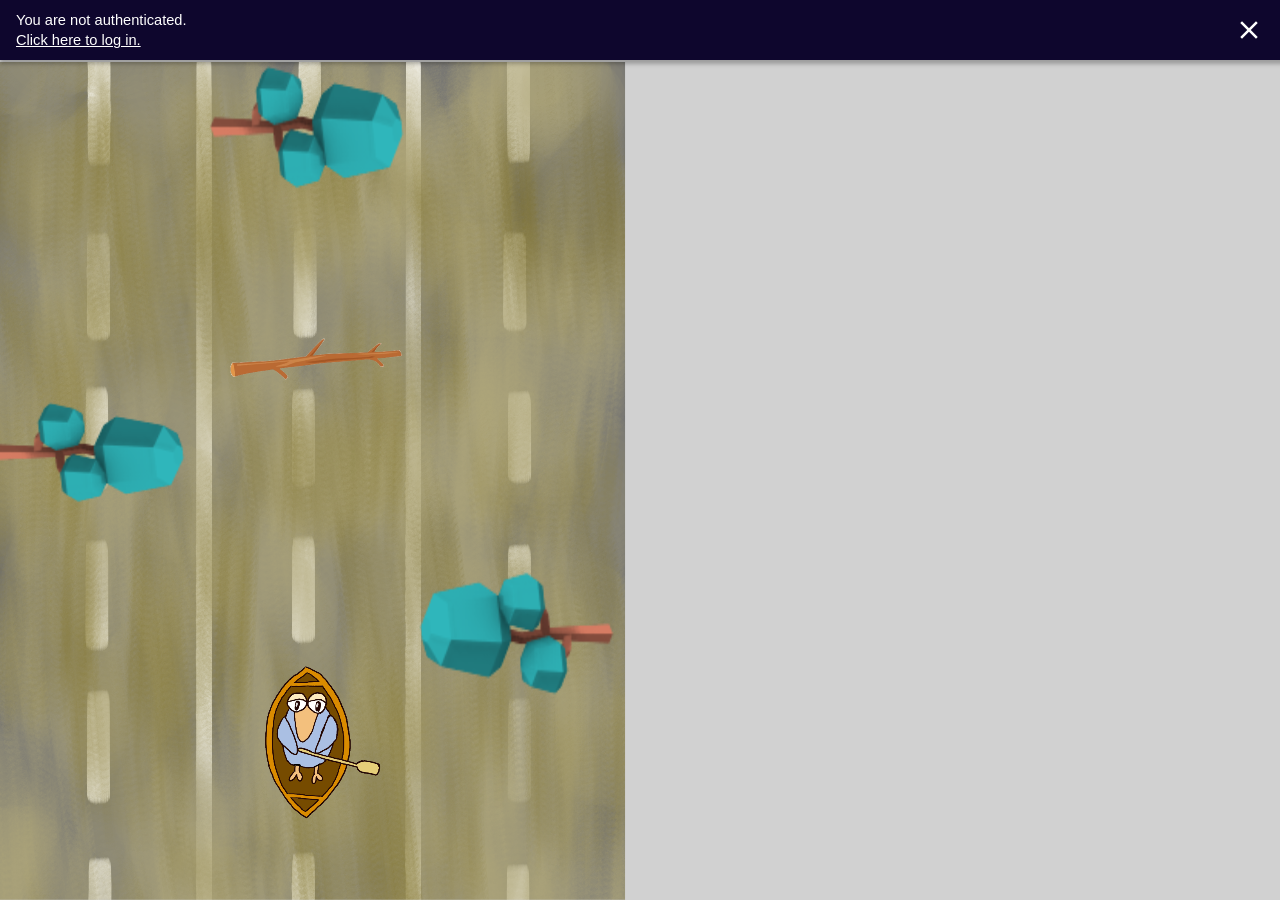
<file: typhoon_lala_birdy/index.html>
<!DOCTYPE html>
<html>
<head>
    <meta charset="UTF-8"/>
    <link rel="manifest" href="manifest.webmanifest">

    <meta name="apple-mobile-web-app-capable" content="yes">
    <meta name="apple-mobile-web-app-status-bar-style" content="black-translucent">

    <meta name="theme-color" content="#000000" />
    <meta name="viewport" content="width=device-width, initial-scale=1.0, maximum-scale=1.0, user-scalable=no" />

	<style>
		body {
			margin: 0;
			padding: 0;
			background-color: #000000;
            overflow: hidden;
		}
        #canvasArea {
            margin-left: auto;
            margin-right: auto;
            overflow: hidden;
        }

        
	</style>
    <!-- Libs and GDJS core files : -->
		<script src="libs/jshashtable.js" crossorigin="anonymous"></script>
	<script src="logger.js" crossorigin="anonymous"></script>
	<script src="gd.js" crossorigin="anonymous"></script>
	<script src="libs/rbush.js" crossorigin="anonymous"></script>
	<script src="AsyncTasksManager.js" crossorigin="anonymous"></script>
	<script src="inputmanager.js" crossorigin="anonymous"></script>
	<script src="jsonmanager.js" crossorigin="anonymous"></script>
	<script src="Model3DManager.js" crossorigin="anonymous"></script>
	<script src="ResourceLoader.js" crossorigin="anonymous"></script>
	<script src="ResourceCache.js" crossorigin="anonymous"></script>
	<script src="timemanager.js" crossorigin="anonymous"></script>
	<script src="polygon.js" crossorigin="anonymous"></script>
	<script src="runtimeobject.js" crossorigin="anonymous"></script>
	<script src="profiler.js" crossorigin="anonymous"></script>
	<script src="RuntimeInstanceContainer.js" crossorigin="anonymous"></script>
	<script src="runtimescene.js" crossorigin="anonymous"></script>
	<script src="scenestack.js" crossorigin="anonymous"></script>
	<script src="force.js" crossorigin="anonymous"></script>
	<script src="RuntimeLayer.js" crossorigin="anonymous"></script>
	<script src="layer.js" crossorigin="anonymous"></script>
	<script src="RuntimeCustomObjectLayer.js" crossorigin="anonymous"></script>
	<script src="timer.js" crossorigin="anonymous"></script>
	<script src="runtimewatermark.js" crossorigin="anonymous"></script>
	<script src="runtimegame.js" crossorigin="anonymous"></script>
	<script src="variable.js" crossorigin="anonymous"></script>
	<script src="variablescontainer.js" crossorigin="anonymous"></script>
	<script src="oncetriggers.js" crossorigin="anonymous"></script>
	<script src="runtimebehavior.js" crossorigin="anonymous"></script>
	<script src="spriteruntimeobject.js" crossorigin="anonymous"></script>
	<script src="affinetransformation.js" crossorigin="anonymous"></script>
	<script src="CustomRuntimeObjectInstanceContainer.js" crossorigin="anonymous"></script>
	<script src="CustomRuntimeObject.js" crossorigin="anonymous"></script>
	<script src="events-tools/commontools.js" crossorigin="anonymous"></script>
	<script src="events-tools/variabletools.js" crossorigin="anonymous"></script>
	<script src="events-tools/runtimescenetools.js" crossorigin="anonymous"></script>
	<script src="events-tools/inputtools.js" crossorigin="anonymous"></script>
	<script src="events-tools/objecttools.js" crossorigin="anonymous"></script>
	<script src="events-tools/cameratools.js" crossorigin="anonymous"></script>
	<script src="events-tools/soundtools.js" crossorigin="anonymous"></script>
	<script src="events-tools/storagetools.js" crossorigin="anonymous"></script>
	<script src="events-tools/stringtools.js" crossorigin="anonymous"></script>
	<script src="events-tools/windowtools.js" crossorigin="anonymous"></script>
	<script src="events-tools/networktools.js" crossorigin="anonymous"></script>
	<script src="splash/gd-logo-light.js" crossorigin="anonymous"></script>
	<script src="pixi-renderers/pixi.js" crossorigin="anonymous"></script>
	<script src="pixi-renderers/pixi-filters-tools.js" crossorigin="anonymous"></script>
	<script src="pixi-renderers/runtimegame-pixi-renderer.js" crossorigin="anonymous"></script>
	<script src="pixi-renderers/runtimescene-pixi-renderer.js" crossorigin="anonymous"></script>
	<script src="pixi-renderers/layer-pixi-renderer.js" crossorigin="anonymous"></script>
	<script src="pixi-renderers/pixi-image-manager.js" crossorigin="anonymous"></script>
	<script src="pixi-renderers/pixi-bitmapfont-manager.js" crossorigin="anonymous"></script>
	<script src="pixi-renderers/spriteruntimeobject-pixi-renderer.js" crossorigin="anonymous"></script>
	<script src="pixi-renderers/CustomObjectPixiRenderer.js" crossorigin="anonymous"></script>
	<script src="pixi-renderers/DebuggerPixiRenderer.js" crossorigin="anonymous"></script>
	<script src="pixi-renderers/loadingscreen-pixi-renderer.js" crossorigin="anonymous"></script>
	<script src="pixi-renderers/pixi-effects-manager.js" crossorigin="anonymous"></script>
	<script src="howler-sound-manager/howler.min.js" crossorigin="anonymous"></script>
	<script src="howler-sound-manager/howler-sound-manager.js" crossorigin="anonymous"></script>
	<script src="fontfaceobserver-font-manager/fontfaceobserver.js" crossorigin="anonymous"></script>
	<script src="fontfaceobserver-font-manager/fontfaceobserver-font-manager.js" crossorigin="anonymous"></script>
	<script src="gdjs-evtsext__linearmovement__linearmovement.js" crossorigin="anonymous"></script>
	<script src="gdjs-evtsext__panelspritebutton__buttonfsm.js" crossorigin="anonymous"></script>
	<script src="gdjs-evtsext__panelspritebutton__panelspritebutton.js" crossorigin="anonymous"></script>
	<script src="Extensions/BitmapText/bitmaptextruntimeobject-pixi-renderer.js" crossorigin="anonymous"></script>
	<script src="Extensions/BitmapText/bitmaptextruntimeobject.js" crossorigin="anonymous"></script>
	<script src="Extensions/PanelSpriteObject/panelspriteruntimeobject-pixi-renderer.js" crossorigin="anonymous"></script>
	<script src="Extensions/PanelSpriteObject/panelspriteruntimeobject.js" crossorigin="anonymous"></script>
	<script src="Extensions/PlayerAuthentication/playerauthenticationcomponents.js" crossorigin="anonymous"></script>
	<script src="Extensions/PlayerAuthentication/playerauthenticationtools.js" crossorigin="anonymous"></script>
	<script src="Extensions/TextObject/textruntimeobject-pixi-renderer.js" crossorigin="anonymous"></script>
	<script src="Extensions/TextObject/textruntimeobject.js" crossorigin="anonymous"></script>
	<script src="Extensions/TiledSpriteObject/tiledspriteruntimeobject-pixi-renderer.js" crossorigin="anonymous"></script>
	<script src="Extensions/TiledSpriteObject/tiledspriteruntimeobject.js" crossorigin="anonymous"></script>
	<script src="Extensions/TweenBehavior/TweenManager.js" crossorigin="anonymous"></script>
	<script src="Extensions/TweenBehavior/tweenruntimebehavior.js" crossorigin="anonymous"></script>
	<script src="object-capabilities/AnimatableBehavior.js" crossorigin="anonymous"></script>
	<script src="object-capabilities/EffectBehavior.js" crossorigin="anonymous"></script>
	<script src="object-capabilities/FlippableBehavior.js" crossorigin="anonymous"></script>
	<script src="object-capabilities/OpacityBehavior.js" crossorigin="anonymous"></script>
	<script src="object-capabilities/ResizableBehavior.js" crossorigin="anonymous"></script>
	<script src="object-capabilities/ScalableBehavior.js" crossorigin="anonymous"></script>
	<script src="object-capabilities/TextContainerBehavior.js" crossorigin="anonymous"></script>
	<script src="Extensions/3D/HemisphereLight.js" crossorigin="anonymous"></script>
	<script src="code0.js" crossorigin="anonymous"></script>
	<script src="code1.js" crossorigin="anonymous"></script>
	<script src="code2.js" crossorigin="anonymous"></script>
	<script src="data.js" crossorigin="anonymous"></script>


</head>
<body>

    
	<script>

    (function() {
        //Initialization
        var game = new gdjs.RuntimeGame(gdjs.projectData, {});

        //Create a renderer
        game.getRenderer().createStandardCanvas(document.body);

        //Bind keyboards/mouse/touch events
        game.getRenderer().bindStandardEvents(game.getInputManager(), window, document);

        //Load all assets and start the game
        game.loadAllAssets(function() {
            game.startGameLoop();
        });
    })();

	</script>
</body>
</html>
</file>
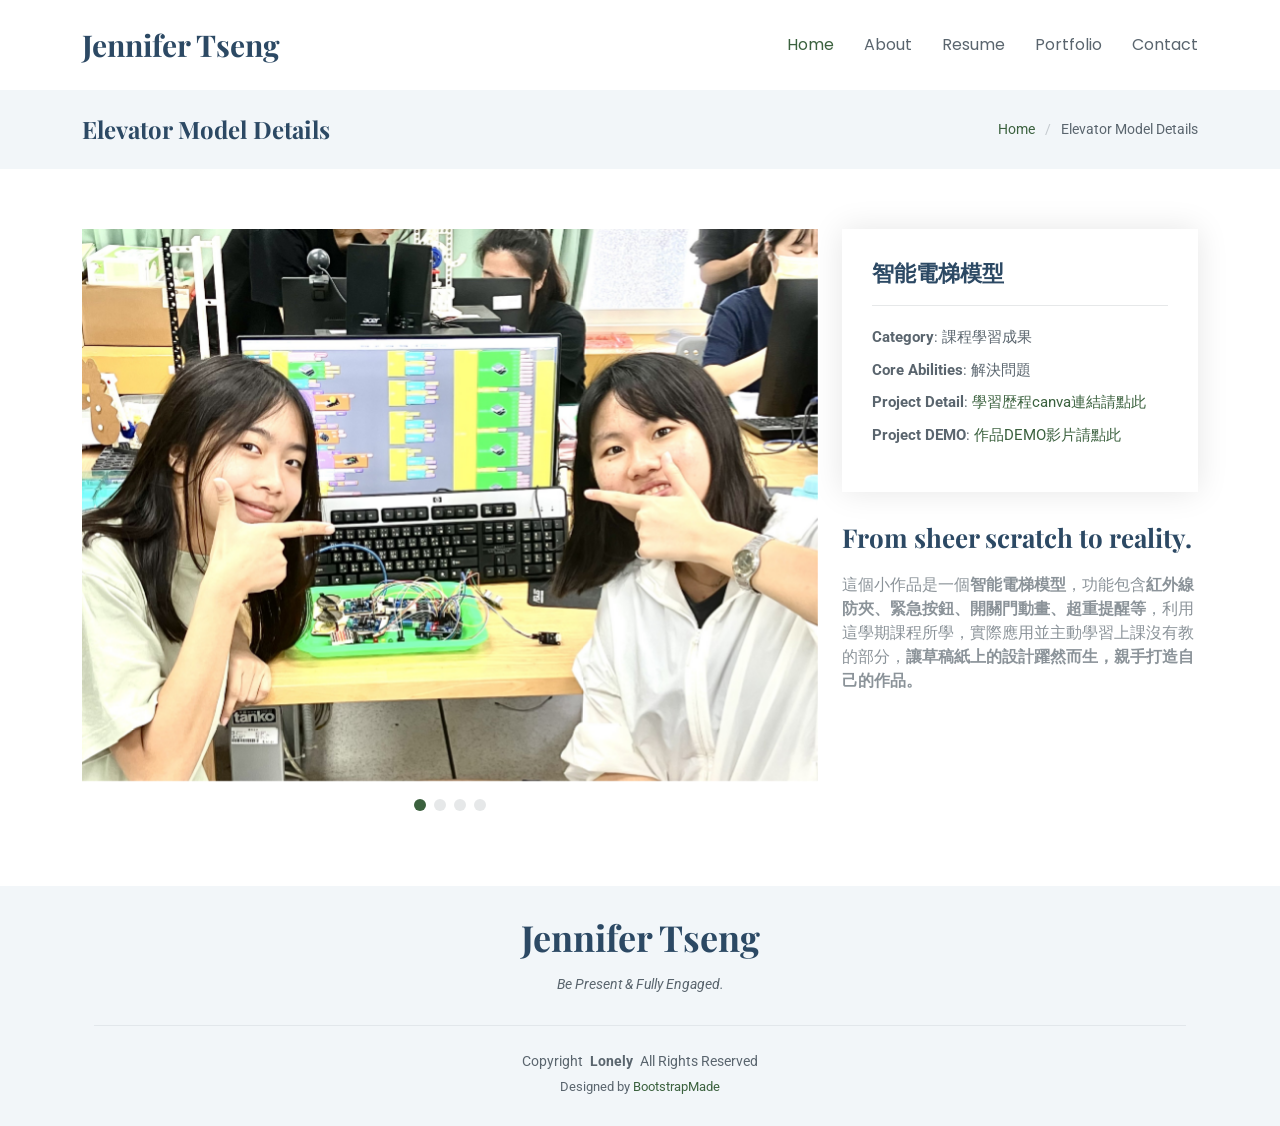
<file: jennifer_personal_website/portfolio-details - elevator.html>
<!DOCTYPE html>
<html lang="en">

<head>
  <meta charset="utf-8">
  <meta content="width=device-width, initial-scale=1.0" name="viewport">
  <title>Elevator Details</title>
  <meta name="description" content="">
  <meta name="keywords" content="">

  <!-- Favicons -->
  <link href="assets/img/favicon.png" rel="icon">
  <link href="assets/img/apple-touch-icon.png" rel="apple-touch-icon">

  <!-- Fonts -->
  <link href="https://fonts.googleapis.com" rel="preconnect">
  <link href="https://fonts.gstatic.com" rel="preconnect" crossorigin>
  <link href="https://fonts.googleapis.com/css2?family=Roboto:ital,wght@0,100;0,300;0,400;0,500;0,700;0,900;1,100;1,300;1,400;1,500;1,700;1,900&family=Poppins:ital,wght@0,100;0,200;0,300;0,400;0,500;0,600;0,700;0,800;0,900;1,100;1,200;1,300;1,400;1,500;1,600;1,700;1,800;1,900&family=Playfair+Display:ital,wght@0,400;0,500;0,600;0,700;0,800;0,900;1,400;1,500;1,600;1,700;1,800;1,900&display=swap" rel="stylesheet">

  <!-- Vendor CSS Files -->
  <link href="assets/vendor/bootstrap/css/bootstrap.min.css" rel="stylesheet">
  <link href="assets/vendor/bootstrap-icons/bootstrap-icons.css" rel="stylesheet">
  <link href="assets/vendor/aos/aos.css" rel="stylesheet">
  <link href="assets/vendor/glightbox/css/glightbox.min.css" rel="stylesheet">
  <link href="assets/vendor/swiper/swiper-bundle.min.css" rel="stylesheet">

  <!-- Main CSS File -->
  <link href="assets/css/main.css" rel="stylesheet">

  <!-- =======================================================
  * Template Name: Lonely
  * Template URL: https://bootstrapmade.com/free-html-bootstrap-template-lonely/
  * Updated: Aug 07 2024 with Bootstrap v5.3.3
  * Author: BootstrapMade.com
  * License: https://bootstrapmade.com/license/
  ======================================================== -->
</head>

<body class="portfolio-details-page">

  <header id="header" class="header d-flex align-items-center sticky-top">
    <div class="container-fluid container-xl position-relative d-flex align-items-center justify-content-between">

      <a href="index.html" class="logo d-flex align-items-center">
        <!-- Uncomment the line below if you also wish to use an image logo -->
        <!-- <img src="assets/img/logo.png" alt=""> -->
        <h1 class="sitename">Jennifer Tseng</h1>
      </a>

      <nav id="navmenu" class="navmenu">
        <ul>
          <li><a href="index.html#hero" class="active">Home</a></li>
          <li><a href="index.html#about">About</a></li>
          <li><a href="index.html#resume">Resume</a></li>
          <li><a href="index.html#portfolio">Portfolio</a></li>
          <li><a href="index.html#contact">Contact</a></li>
        </ul>
        <i class="mobile-nav-toggle d-xl-none bi bi-list"></i>
      </nav>

    </div>
  </header>

  <main class="main">

    <!-- Page Title -->
    <div class="page-title light-background">
      <div class="container d-lg-flex justify-content-between align-items-center">
        <h1 class="mb-2 mb-lg-0">Elevator Model Details</h1>
        <nav class="breadcrumbs">
          <ol>
            <li><a href="index.html">Home</a></li>
            <li class="current">Elevator Model Details</li>
          </ol>
        </nav>
      </div>
    </div><!-- End Page Title -->

    <!-- Portfolio Details Section -->
    <section id="portfolio-details" class="portfolio-details section">

      <div class="container" data-aos="fade-up" data-aos-delay="100">

        <div class="row gy-4">

          <div class="col-lg-8">
            <div class="portfolio-details-slider swiper init-swiper">

              <script type="application/json" class="swiper-config">
                {
                  "loop": true,
                  "speed": 600,
                  "autoplay": {
                    "delay": 2000
                  },
                  "slidesPerView": "auto",
                  "pagination": {
                    "el": ".swiper-pagination",
                    "type": "bullets",
                    "clickable": true
                  }
                }
              </script>

              <div class="swiper-wrapper align-items-center">

                <div class="swiper-slide">
                  <img src="assets/img/portfolio/elevatorgrouppic.jpg" alt="">
                </div>

                <div class="swiper-slide">
                  <img src="assets/img/portfolio/elevatormodel.jpg" alt="">
                </div>

                <div class="swiper-slide">
                  <img src="assets/img/portfolio/elevatormyself1.png" alt="">
                </div>

                <div class="swiper-slide">
                  <img src="assets/img/portfolio/elevatordraft1.png" alt="">
                </div>

              </div>
              <div class="swiper-pagination"></div>
            </div>
          </div>

          <div class="col-lg-4">
            <div class="portfolio-info" data-aos="fade-up" data-aos-delay="200">
              <h3>智能電梯模型</h3>
              <ul>
                <li><strong>Category</strong>: 課程學習成果</li>
                <li><strong>Core Abilities</strong>: 解決問題</li>
                <li><strong>Project Detail</strong>: <a href="https://www.canva.com/design/DAGLR5qBzkM/R9A05ChdqPCqh1ettXgs6w/view?utm_content=DAGLR5qBzkM&utm_campaign=designshare&utm_medium=link2&utm_source=uniquelinks&utlId=h58aae5ec79" target="_blank"</a>學習歴程canva連結請點此</a></li>
                <li><strong>Project DEMO</strong>: <a href="https://youtu.be/ojmqBmS9vUo?si=qisexC3X94gWnbJB" target="_blank"</a>作品DEMO影片請點此</a></li>
              </ul>
            </div>
            <div class="portfolio-description" data-aos="fade-up" data-aos-delay="300">
              <h2>From sheer scratch to reality.</h2>
              <p>
                這個小作品是一個<strong>智能電梯模型</strong>，功能包含<strong>紅外線防夾、緊急按鈕、開關門動畫、超重提醒等</strong>，利用這學期課程所學，實際應用並主動學習上課沒有教的部分，<strong>讓草稿紙上的設計躍然而生，親手打造自己的作品。</strong>
              </p>
            </div>
          </div>

        </div>

      </div>

    </section><!-- /Portfolio Details Section -->
	
	

  </main>

  <footer id="footer" class="footer light-background">
    <div class="container">
      <h3 class="sitename">Jennifer Tseng</h3>
      <p>Be Present & Fully Engaged.</p>
     
      <div class="container">
        <div class="copyright">
          <span>Copyright</span> <strong class="px-1 sitename">Lonely</strong> <span>All Rights Reserved</span>
        </div>
        <div class="credits">
          <!-- All the links in the footer should remain intact. -->
          <!-- You can delete the links only if you've purchased the pro version. -->
          <!-- Licensing information: https://bootstrapmade.com/license/ -->
          <!-- Purchase the pro version with working PHP/AJAX contact form: [buy-url] -->
          Designed by <a href="https://bootstrapmade.com/">BootstrapMade</a>
        </div>
      </div>
    </div>
  </footer>

  <!-- Scroll Top -->
  <a href="#" id="scroll-top" class="scroll-top d-flex align-items-center justify-content-center"><i class="bi bi-arrow-up-short"></i></a>

  <!-- Preloader -->
  <div id="preloader"></div>

  <!-- Vendor JS Files -->
  <script src="assets/vendor/bootstrap/js/bootstrap.bundle.min.js"></script>
  <script src="assets/vendor/php-email-form/validate.js"></script>
  <script src="assets/vendor/aos/aos.js"></script>
  <script src="assets/vendor/waypoints/noframework.waypoints.js"></script>
  <script src="assets/vendor/glightbox/js/glightbox.min.js"></script>
  <script src="assets/vendor/imagesloaded/imagesloaded.pkgd.min.js"></script>
  <script src="assets/vendor/isotope-layout/isotope.pkgd.min.js"></script>
  <script src="assets/vendor/swiper/swiper-bundle.min.js"></script>

  <!-- Main JS File -->
  <script src="assets/js/main.js"></script>

</body>

</html>
</file>
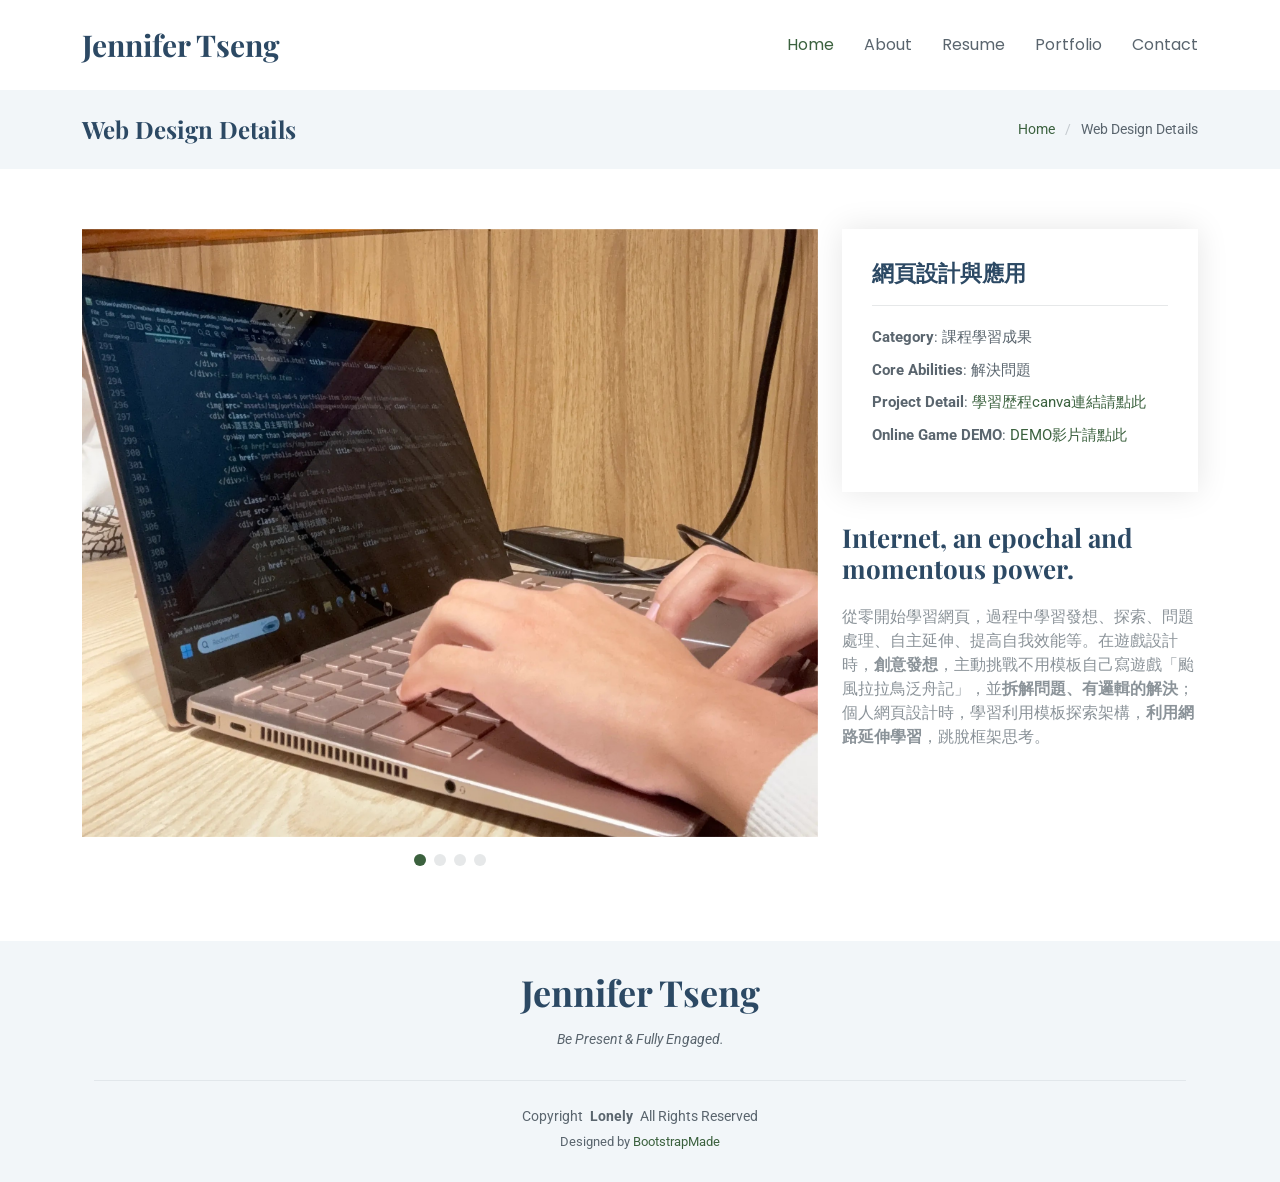
<file: jennifer_personal_website/portfolio-details - web.html>
<!DOCTYPE html>
<html lang="en">

<head>
  <meta charset="utf-8">
  <meta content="width=device-width, initial-scale=1.0" name="viewport">
  <title>Web Design Details</title>
  <meta name="description" content="">
  <meta name="keywords" content="">

  <!-- Favicons -->
  <link href="assets/img/favicon.png" rel="icon">
  <link href="assets/img/apple-touch-icon.png" rel="apple-touch-icon">

  <!-- Fonts -->
  <link href="https://fonts.googleapis.com" rel="preconnect">
  <link href="https://fonts.gstatic.com" rel="preconnect" crossorigin>
  <link href="https://fonts.googleapis.com/css2?family=Roboto:ital,wght@0,100;0,300;0,400;0,500;0,700;0,900;1,100;1,300;1,400;1,500;1,700;1,900&family=Poppins:ital,wght@0,100;0,200;0,300;0,400;0,500;0,600;0,700;0,800;0,900;1,100;1,200;1,300;1,400;1,500;1,600;1,700;1,800;1,900&family=Playfair+Display:ital,wght@0,400;0,500;0,600;0,700;0,800;0,900;1,400;1,500;1,600;1,700;1,800;1,900&display=swap" rel="stylesheet">

  <!-- Vendor CSS Files -->
  <link href="assets/vendor/bootstrap/css/bootstrap.min.css" rel="stylesheet">
  <link href="assets/vendor/bootstrap-icons/bootstrap-icons.css" rel="stylesheet">
  <link href="assets/vendor/aos/aos.css" rel="stylesheet">
  <link href="assets/vendor/glightbox/css/glightbox.min.css" rel="stylesheet">
  <link href="assets/vendor/swiper/swiper-bundle.min.css" rel="stylesheet">

  <!-- Main CSS File -->
  <link href="assets/css/main.css" rel="stylesheet">

  <!-- =======================================================
  * Template Name: Lonely
  * Template URL: https://bootstrapmade.com/free-html-bootstrap-template-lonely/
  * Updated: Aug 07 2024 with Bootstrap v5.3.3
  * Author: BootstrapMade.com
  * License: https://bootstrapmade.com/license/
  ======================================================== -->
</head>

<body class="portfolio-details-page">

  <header id="header" class="header d-flex align-items-center sticky-top">
    <div class="container-fluid container-xl position-relative d-flex align-items-center justify-content-between">

      <a href="index.html" class="logo d-flex align-items-center">
        <!-- Uncomment the line below if you also wish to use an image logo -->
        <!-- <img src="assets/img/logo.png" alt=""> -->
        <h1 class="sitename">Jennifer Tseng</h1>
      </a>

      <nav id="navmenu" class="navmenu">
        <ul>
          <li><a href="index.html#hero" class="active">Home</a></li>
          <li><a href="index.html#about">About</a></li>
          <li><a href="index.html#resume">Resume</a></li>
          <li><a href="index.html#portfolio">Portfolio</a></li>
          <li><a href="index.html#contact">Contact</a></li>
        </ul>
        <i class="mobile-nav-toggle d-xl-none bi bi-list"></i>
      </nav>

    </div>
  </header>

  <main class="main">

    <!-- Page Title -->
    <div class="page-title light-background">
      <div class="container d-lg-flex justify-content-between align-items-center">
        <h1 class="mb-2 mb-lg-0">Web Design Details</h1>
        <nav class="breadcrumbs">
          <ol>
            <li><a href="index.html">Home</a></li>
            <li class="current">Web Design Details</li>
          </ol>
        </nav>
      </div>
    </div><!-- End Page Title -->

    <!-- Portfolio Details Section -->
    <section id="portfolio-details" class="portfolio-details section">

      <div class="container" data-aos="fade-up" data-aos-delay="100">

        <div class="row gy-4">

          <div class="col-lg-8">
            <div class="portfolio-details-slider swiper init-swiper">

              <script type="application/json" class="swiper-config">
                {
                  "loop": true,
                  "speed": 600,
                  "autoplay": {
                    "delay": 2000
                  },
                  "slidesPerView": "auto",
                  "pagination": {
                    "el": ".swiper-pagination",
                    "type": "bullets",
                    "clickable": true
                  }
                }
              </script>

              <div class="swiper-wrapper align-items-center">

                <div class="swiper-slide">
                  <img src="assets/img/portfolio/webdesign.jpg" alt="">
                </div>

                <div class="swiper-slide">
                  <img src="assets/img/portfolio/gamedemo.png" alt="">
                </div>

                <div class="swiper-slide">
                  <img src="assets/img/portfolio/brainstorm.png" alt="">
                </div>

                <div class="swiper-slide">
                  <img src="assets/img/portfolio/webdraw.png" alt="">
                </div>

              </div>
              <div class="swiper-pagination"></div>
            </div>
          </div>

          <div class="col-lg-4">
            <div class="portfolio-info" data-aos="fade-up" data-aos-delay="200">
              <h3>網頁設計與應用</h3>
              <ul>
                <li><strong>Category</strong>: 課程學習成果</li>
                <li><strong>Core Abilities</strong>: 解決問題</li>
                <li><strong>Project Detail</strong>: <a href="https://www.canva.com/design/DAGfFDwYSDI/R3hMYr6bwM6b-wNc8237Gw/view?utm_content=DAGfFDwYSDI&utm_campaign=designshare&utm_medium=link2&utm_source=uniquelinks&utlId=h0b4dc86667" target="_blank"</a>學習歴程canva連結請點此</a></li>
                <li><strong>Online Game DEMO</strong>: <a href="https://www.youtube.com/watch?si=_I3nZ7s0Bau9K1XR&v=loOwN6Zu3Mk&feature=youtu.be" target="_blank"</a>DEMO影片請點此</a></li>
              </ul>
            </div>
            <div class="portfolio-description" data-aos="fade-up" data-aos-delay="300">
              <h2>Internet, an epochal and momentous power.</h2>
              <p>
                從零開始學習網頁，過程中學習發想、探索、問題處理、自主延伸、提高自我效能等。在遊戲設計時，<strong>創意發想</strong>，主動挑戰不用模板自己寫遊戲「颱風拉拉鳥泛舟記」，並<strong>拆解問題、有邏輯的解決</strong>；個人網頁設計時，學習利用模板探索架構，<strong>利用網路延伸學習</strong>，跳脫框架思考。
              </p>
            </div>
          </div>

        </div>

      </div>

    </section><!-- /Portfolio Details Section -->
	
	

  </main>

  <footer id="footer" class="footer light-background">
    <div class="container">
      <h3 class="sitename">Jennifer Tseng</h3>
      <p>Be Present & Fully Engaged.</p>
     
      <div class="container">
        <div class="copyright">
          <span>Copyright</span> <strong class="px-1 sitename">Lonely</strong> <span>All Rights Reserved</span>
        </div>
        <div class="credits">
          <!-- All the links in the footer should remain intact. -->
          <!-- You can delete the links only if you've purchased the pro version. -->
          <!-- Licensing information: https://bootstrapmade.com/license/ -->
          <!-- Purchase the pro version with working PHP/AJAX contact form: [buy-url] -->
          Designed by <a href="https://bootstrapmade.com/">BootstrapMade</a>
        </div>
      </div>
    </div>
  </footer>

  <!-- Scroll Top -->
  <a href="#" id="scroll-top" class="scroll-top d-flex align-items-center justify-content-center"><i class="bi bi-arrow-up-short"></i></a>

  <!-- Preloader -->
  <div id="preloader"></div>

  <!-- Vendor JS Files -->
  <script src="assets/vendor/bootstrap/js/bootstrap.bundle.min.js"></script>
  <script src="assets/vendor/php-email-form/validate.js"></script>
  <script src="assets/vendor/aos/aos.js"></script>
  <script src="assets/vendor/waypoints/noframework.waypoints.js"></script>
  <script src="assets/vendor/glightbox/js/glightbox.min.js"></script>
  <script src="assets/vendor/imagesloaded/imagesloaded.pkgd.min.js"></script>
  <script src="assets/vendor/isotope-layout/isotope.pkgd.min.js"></script>
  <script src="assets/vendor/swiper/swiper-bundle.min.js"></script>

  <!-- Main JS File -->
  <script src="assets/js/main.js"></script>

</body>

</html>
</file>
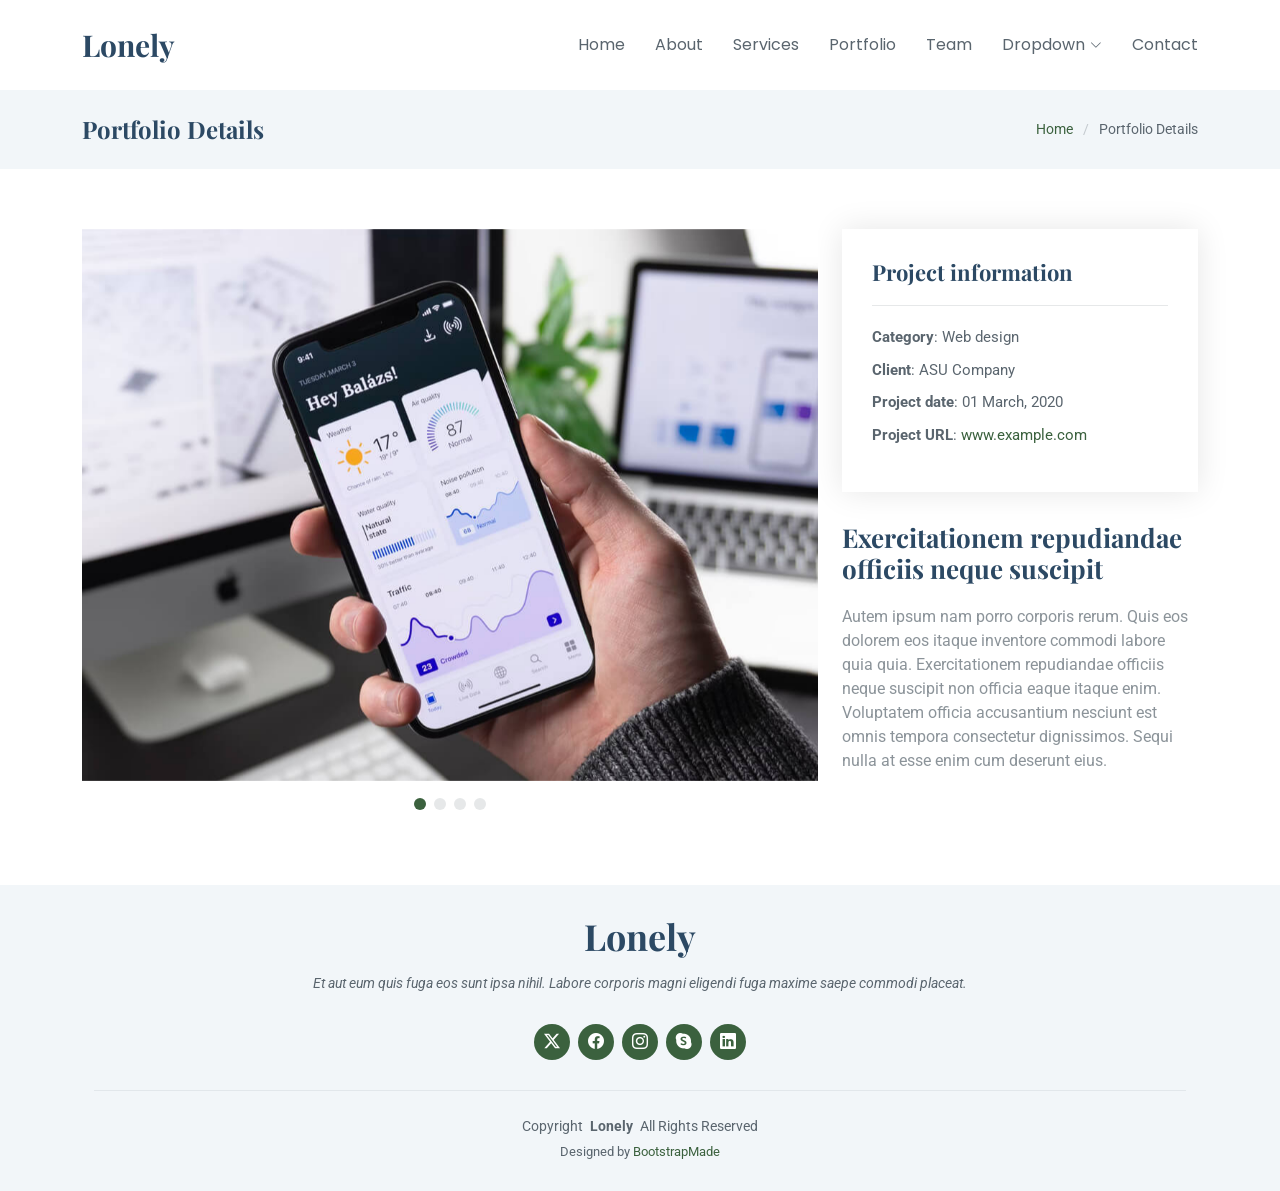
<file: jennifer_personal_website/portfolio-details.html>
<!DOCTYPE html>
<html lang="en">

<head>
  <meta charset="utf-8">
  <meta content="width=device-width, initial-scale=1.0" name="viewport">
  <title>Portfolio Details - Lonely Bootstrap Template</title>
  <meta name="description" content="">
  <meta name="keywords" content="">

  <!-- Favicons -->
  <link href="assets/img/favicon.png" rel="icon">
  <link href="assets/img/apple-touch-icon.png" rel="apple-touch-icon">

  <!-- Fonts -->
  <link href="https://fonts.googleapis.com" rel="preconnect">
  <link href="https://fonts.gstatic.com" rel="preconnect" crossorigin>
  <link href="https://fonts.googleapis.com/css2?family=Roboto:ital,wght@0,100;0,300;0,400;0,500;0,700;0,900;1,100;1,300;1,400;1,500;1,700;1,900&family=Poppins:ital,wght@0,100;0,200;0,300;0,400;0,500;0,600;0,700;0,800;0,900;1,100;1,200;1,300;1,400;1,500;1,600;1,700;1,800;1,900&family=Playfair+Display:ital,wght@0,400;0,500;0,600;0,700;0,800;0,900;1,400;1,500;1,600;1,700;1,800;1,900&display=swap" rel="stylesheet">

  <!-- Vendor CSS Files -->
  <link href="assets/vendor/bootstrap/css/bootstrap.min.css" rel="stylesheet">
  <link href="assets/vendor/bootstrap-icons/bootstrap-icons.css" rel="stylesheet">
  <link href="assets/vendor/aos/aos.css" rel="stylesheet">
  <link href="assets/vendor/glightbox/css/glightbox.min.css" rel="stylesheet">
  <link href="assets/vendor/swiper/swiper-bundle.min.css" rel="stylesheet">

  <!-- Main CSS File -->
  <link href="assets/css/main.css" rel="stylesheet">

  <!-- =======================================================
  * Template Name: Lonely
  * Template URL: https://bootstrapmade.com/free-html-bootstrap-template-lonely/
  * Updated: Aug 07 2024 with Bootstrap v5.3.3
  * Author: BootstrapMade.com
  * License: https://bootstrapmade.com/license/
  ======================================================== -->
</head>

<body class="portfolio-details-page">

  <header id="header" class="header d-flex align-items-center sticky-top">
    <div class="container-fluid container-xl position-relative d-flex align-items-center justify-content-between">

      <a href="index.html" class="logo d-flex align-items-center">
        <!-- Uncomment the line below if you also wish to use an image logo -->
        <!-- <img src="assets/img/logo.png" alt=""> -->
        <h1 class="sitename">Lonely</h1>
      </a>

      <nav id="navmenu" class="navmenu">
        <ul>
          <li><a href="#hero">Home</a></li>
          <li><a href="#about">About</a></li>
          <li><a href="#services">Services</a></li>
          <li><a href="#portfolio">Portfolio</a></li>
          <li><a href="#team">Team</a></li>
          <li class="dropdown"><a href="#"><span>Dropdown</span> <i class="bi bi-chevron-down toggle-dropdown"></i></a>
            <ul>
              <li><a href="#">Dropdown 1</a></li>
              <li class="dropdown"><a href="#"><span>Deep Dropdown</span> <i class="bi bi-chevron-down toggle-dropdown"></i></a>
                <ul>
                  <li><a href="#">Deep Dropdown 1</a></li>
                  <li><a href="#">Deep Dropdown 2</a></li>
                  <li><a href="#">Deep Dropdown 3</a></li>
                  <li><a href="#">Deep Dropdown 4</a></li>
                  <li><a href="#">Deep Dropdown 5</a></li>
                </ul>
              </li>
              <li><a href="#">Dropdown 2</a></li>
              <li><a href="#">Dropdown 3</a></li>
              <li><a href="#">Dropdown 4</a></li>
            </ul>
          </li>
          <li><a href="#contact">Contact</a></li>
        </ul>
        <i class="mobile-nav-toggle d-xl-none bi bi-list"></i>
      </nav>

    </div>
  </header>

  <main class="main">

    <!-- Page Title -->
    <div class="page-title light-background">
      <div class="container d-lg-flex justify-content-between align-items-center">
        <h1 class="mb-2 mb-lg-0">Portfolio Details</h1>
        <nav class="breadcrumbs">
          <ol>
            <li><a href="index.html">Home</a></li>
            <li class="current">Portfolio Details</li>
          </ol>
        </nav>
      </div>
    </div><!-- End Page Title -->

    <!-- Portfolio Details Section -->
    <section id="portfolio-details" class="portfolio-details section">

      <div class="container" data-aos="fade-up" data-aos-delay="100">

        <div class="row gy-4">

          <div class="col-lg-8">
            <div class="portfolio-details-slider swiper init-swiper">

              <script type="application/json" class="swiper-config">
                {
                  "loop": true,
                  "speed": 600,
                  "autoplay": {
                    "delay": 5000
                  },
                  "slidesPerView": "auto",
                  "pagination": {
                    "el": ".swiper-pagination",
                    "type": "bullets",
                    "clickable": true
                  }
                }
              </script>

              <div class="swiper-wrapper align-items-center">

                <div class="swiper-slide">
                  <img src="assets/img/portfolio/app-1.jpg" alt="">
                </div>

                <div class="swiper-slide">
                  <img src="assets/img/portfolio/product-1.jpg" alt="">
                </div>

                <div class="swiper-slide">
                  <img src="assets/img/portfolio/branding-1.jpg" alt="">
                </div>

                <div class="swiper-slide">
                  <img src="assets/img/portfolio/books-1.jpg" alt="">
                </div>

              </div>
              <div class="swiper-pagination"></div>
            </div>
          </div>

          <div class="col-lg-4">
            <div class="portfolio-info" data-aos="fade-up" data-aos-delay="200">
              <h3>Project information</h3>
              <ul>
                <li><strong>Category</strong>: Web design</li>
                <li><strong>Client</strong>: ASU Company</li>
                <li><strong>Project date</strong>: 01 March, 2020</li>
                <li><strong>Project URL</strong>: <a href="#">www.example.com</a></li>
              </ul>
            </div>
            <div class="portfolio-description" data-aos="fade-up" data-aos-delay="300">
              <h2>Exercitationem repudiandae officiis neque suscipit</h2>
              <p>
                Autem ipsum nam porro corporis rerum. Quis eos dolorem eos itaque inventore commodi labore quia quia. Exercitationem repudiandae officiis neque suscipit non officia eaque itaque enim. Voluptatem officia accusantium nesciunt est omnis tempora consectetur dignissimos. Sequi nulla at esse enim cum deserunt eius.
              </p>
            </div>
          </div>

        </div>

      </div>

    </section><!-- /Portfolio Details Section -->

  </main>

  <footer id="footer" class="footer light-background">
    <div class="container">
      <h3 class="sitename">Lonely</h3>
      <p>Et aut eum quis fuga eos sunt ipsa nihil. Labore corporis magni eligendi fuga maxime saepe commodi placeat.</p>
      <div class="social-links d-flex justify-content-center">
        <a href=""><i class="bi bi-twitter-x"></i></a>
        <a href=""><i class="bi bi-facebook"></i></a>
        <a href=""><i class="bi bi-instagram"></i></a>
        <a href=""><i class="bi bi-skype"></i></a>
        <a href=""><i class="bi bi-linkedin"></i></a>
      </div>
      <div class="container">
        <div class="copyright">
          <span>Copyright</span> <strong class="px-1 sitename">Lonely</strong> <span>All Rights Reserved</span>
        </div>
        <div class="credits">
          <!-- All the links in the footer should remain intact. -->
          <!-- You can delete the links only if you've purchased the pro version. -->
          <!-- Licensing information: https://bootstrapmade.com/license/ -->
          <!-- Purchase the pro version with working PHP/AJAX contact form: [buy-url] -->
          Designed by <a href="https://bootstrapmade.com/">BootstrapMade</a>
        </div>
      </div>
    </div>
  </footer>

  <!-- Scroll Top -->
  <a href="#" id="scroll-top" class="scroll-top d-flex align-items-center justify-content-center"><i class="bi bi-arrow-up-short"></i></a>

  <!-- Preloader -->
  <div id="preloader"></div>

  <!-- Vendor JS Files -->
  <script src="assets/vendor/bootstrap/js/bootstrap.bundle.min.js"></script>
  <script src="assets/vendor/php-email-form/validate.js"></script>
  <script src="assets/vendor/aos/aos.js"></script>
  <script src="assets/vendor/waypoints/noframework.waypoints.js"></script>
  <script src="assets/vendor/glightbox/js/glightbox.min.js"></script>
  <script src="assets/vendor/imagesloaded/imagesloaded.pkgd.min.js"></script>
  <script src="assets/vendor/isotope-layout/isotope.pkgd.min.js"></script>
  <script src="assets/vendor/swiper/swiper-bundle.min.js"></script>

  <!-- Main JS File -->
  <script src="assets/js/main.js"></script>

</body>

</html>
</file>
<file: jennifer_personal_website/assets/css/main.css>
/**
* Template Name: Lonely
* Template URL: https://bootstrapmade.com/free-html-bootstrap-template-lonely/
* Updated: Aug 07 2024 with Bootstrap v5.3.3
* Author: BootstrapMade.com
* License: https://bootstrapmade.com/license/
*/

/*--------------------------------------------------------------
# Font & Color Variables
# Help: https://bootstrapmade.com/color-system/
--------------------------------------------------------------*/
/* Fonts */
:root {
  --default-font: "Roboto",  system-ui, -apple-system, "Segoe UI", Roboto, "Helvetica Neue", Arial, "Noto Sans", "Liberation Sans", sans-serif, "Apple Color Emoji", "Segoe UI Emoji", "Segoe UI Symbol", "Noto Color Emoji";
  --heading-font: "Playfair Display",  sans-serif;
  --nav-font: "Poppins",  sans-serif;
}

/* Global Colors - The following color variables are used throughout the website. Updating them here will change the color scheme of the entire website */
:root { 
  --background-color: #ffffff; /* Background color for the entire website, including individual sections */
  --default-color: #5a656e; /* Default color used for the majority of the text content across the entire website */
  --heading-color: #2c4964; /* Color for headings, subheadings and title throughout the website */
  --accent-color: #3b613e; /* Accent color that represents your brand on the website. It's used for buttons, links, and other elements that need to stand out */
  --surface-color: #ffffff; /* The surface color is used as a background of boxed elements within sections, such as cards, icon boxes, or other elements that require a visual separation from the global background. */
  --contrast-color: #ffffff; /* Contrast color for text, ensuring readability against backgrounds of accent, heading, or default colors. */
}

/* Nav Menu Colors - The following color variables are used specifically for the navigation menu. They are separate from the global colors to allow for more customization options */
:root {
  --nav-color: #5a656e;  /* The default color of the main navmenu links */
  --nav-hover-color: #3b613e; /* Applied to main navmenu links when they are hovered over or active */
  --nav-mobile-background-color: #ffffff; /* Used as the background color for mobile navigation menu */
  --nav-dropdown-background-color: #ffffff; /* Used as the background color for dropdown items that appear when hovering over primary navigation items */
  --nav-dropdown-color: #5a656e; /* Used for navigation links of the dropdown items in the navigation menu. */
  --nav-dropdown-hover-color: #3b613e; /* Similar to --nav-hover-color, this color is applied to dropdown navigation links when they are hovered over. */
}

/* Color Presets - These classes override global colors when applied to any section or element, providing reuse of the sam color scheme. */

.light-background {
  --background-color: #f2f6f9;
  --surface-color: #ffffff;
}

.dark-background {
  --background-color: #060606;
  --default-color: #ffffff;
  --heading-color: #ffffff;
  --surface-color: #252525;
  --contrast-color: #ffffff;
}

/* Smooth scroll */
:root {
  scroll-behavior: smooth;
}

/*--------------------------------------------------------------
# General Styling & Shared Classes
--------------------------------------------------------------*/
body {
  color: var(--default-color);
  background-color: var(--background-color);
  font-family: var(--default-font);
}

a {
  color: var(--accent-color);
  text-decoration: none;
  transition: 0.3s;
}

a:hover {
  color: color-mix(in srgb, var(--accent-color), transparent 25%);
  text-decoration: none;
}

h1,
h2,
h3,
h4,
h5,
h6 {
  color: var(--heading-color);
  font-family: var(--heading-font);
}

/* PHP Email Form Messages
------------------------------*/
.php-email-form .error-message {
  display: none;
  background: #df1529;
  color: #ffffff;
  text-align: left;
  padding: 15px;
  margin-bottom: 24px;
  font-weight: 600;
}

.php-email-form .sent-message {
  display: none;
  color: #ffffff;
  background: #059652;
  text-align: center;
  padding: 15px;
  margin-bottom: 24px;
  font-weight: 600;
}

.php-email-form .loading {
  display: none;
  background: var(--surface-color);
  text-align: center;
  padding: 15px;
  margin-bottom: 24px;
}

.php-email-form .loading:before {
  content: "";
  display: inline-block;
  border-radius: 50%;
  width: 24px;
  height: 24px;
  margin: 0 10px -6px 0;
  border: 3px solid var(--accent-color);
  border-top-color: var(--surface-color);
  animation: php-email-form-loading 1s linear infinite;
}

@keyframes php-email-form-loading {
  0% {
    transform: rotate(0deg);
  }

  100% {
    transform: rotate(360deg);
  }
}

/*--------------------------------------------------------------
# Global Header
--------------------------------------------------------------*/
.header {
  color: var(--default-color);
  background-color: var(--background-color);
  padding: 15px 0;
  transition: all 0.5s;
  z-index: 997;
}

.header .logo {
  line-height: 1;
}

.header .logo img {
  max-height: 32px;
  margin-right: 8px;
}

.header .logo h1 {
  font-size: 30px;
  margin: 0;
  font-weight: 700;
  color: var(--heading-color);
}

.scrolled .header {
  box-shadow: 0px 0 18px rgba(0, 0, 0, 0.1);
}

/*--------------------------------------------------------------
# Navigation Menu
--------------------------------------------------------------*/
/* Navmenu - Desktop */
@media (min-width: 1200px) {
  .navmenu {
    padding: 0;
  }

  .navmenu ul {
    margin: 0;
    padding: 0;
    display: flex;
    list-style: none;
    align-items: center;
  }

  .navmenu li {
    position: relative;
  }

  .navmenu a,
  .navmenu a:focus {
    color: var(--nav-color);
    padding: 18px 15px;
    font-size: 16px;
    font-family: var(--nav-font);
    font-weight: 400;
    display: flex;
    align-items: center;
    justify-content: space-between;
    white-space: nowrap;
    transition: 0.3s;
  }

  .navmenu a i,
  .navmenu a:focus i {
    font-size: 12px;
    line-height: 0;
    margin-left: 5px;
    transition: 0.3s;
  }

  .navmenu li:last-child a {
    padding-right: 0;
  }

  .navmenu li:hover>a,
  .navmenu .active,
  .navmenu .active:focus {
    color: var(--nav-hover-color);
  }

  .navmenu .dropdown ul {
    margin: 0;
    padding: 10px 0;
    background: var(--nav-dropdown-background-color);
    display: block;
    position: absolute;
    visibility: hidden;
    left: 14px;
    top: 130%;
    opacity: 0;
    transition: 0.3s;
    border-radius: 4px;
    z-index: 99;
    box-shadow: 0px 0px 30px rgba(0, 0, 0, 0.1);
  }

  .navmenu .dropdown ul li {
    min-width: 200px;
  }

  .navmenu .dropdown ul a {
    padding: 10px 20px;
    font-size: 15px;
    text-transform: none;
    color: var(--nav-dropdown-color);
  }

  .navmenu .dropdown ul a i {
    font-size: 12px;
  }

  .navmenu .dropdown ul a:hover,
  .navmenu .dropdown ul .active:hover,
  .navmenu .dropdown ul li:hover>a {
    color: var(--nav-dropdown-hover-color);
  }

  .navmenu .dropdown:hover>ul {
    opacity: 1;
    top: 100%;
    visibility: visible;
  }

  .navmenu .dropdown .dropdown ul {
    top: 0;
    left: -90%;
    visibility: hidden;
  }

  .navmenu .dropdown .dropdown:hover>ul {
    opacity: 1;
    top: 0;
    left: -100%;
    visibility: visible;
  }
}

/* Navmenu - Mobile */
@media (max-width: 1199px) {
  .mobile-nav-toggle {
    color: var(--nav-color);
    font-size: 28px;
    line-height: 0;
    margin-right: 10px;
    cursor: pointer;
    transition: color 0.3s;
  }

  .navmenu {
    padding: 0;
    z-index: 9997;
  }

  .navmenu ul {
    display: none;
    list-style: none;
    position: absolute;
    inset: 60px 20px 20px 20px;
    padding: 10px 0;
    margin: 0;
    border-radius: 6px;
    background-color: var(--nav-mobile-background-color);
    overflow-y: auto;
    transition: 0.3s;
    z-index: 9998;
    box-shadow: 0px 0px 30px rgba(0, 0, 0, 0.1);
  }

  .navmenu a,
  .navmenu a:focus {
    color: var(--nav-dropdown-color);
    padding: 10px 20px;
    font-family: var(--nav-font);
    font-size: 17px;
    font-weight: 500;
    display: flex;
    align-items: center;
    justify-content: space-between;
    white-space: nowrap;
    transition: 0.3s;
  }

  .navmenu a i,
  .navmenu a:focus i {
    font-size: 12px;
    line-height: 0;
    margin-left: 5px;
    width: 30px;
    height: 30px;
    display: flex;
    align-items: center;
    justify-content: center;
    border-radius: 50%;
    transition: 0.3s;
    background-color: color-mix(in srgb, var(--accent-color), transparent 90%);
  }

  .navmenu a i:hover,
  .navmenu a:focus i:hover {
    background-color: var(--accent-color);
    color: var(--contrast-color);
  }

  .navmenu a:hover,
  .navmenu .active,
  .navmenu .active:focus {
    color: var(--nav-dropdown-hover-color);
  }

  .navmenu .active i,
  .navmenu .active:focus i {
    background-color: var(--accent-color);
    color: var(--contrast-color);
    transform: rotate(180deg);
  }

  .navmenu .dropdown ul {
    position: static;
    display: none;
    z-index: 99;
    padding: 10px 0;
    margin: 10px 20px;
    background-color: var(--nav-dropdown-background-color);
    border: 1px solid color-mix(in srgb, var(--default-color), transparent 90%);
    box-shadow: none;
    transition: all 0.5s ease-in-out;
  }

  .navmenu .dropdown ul ul {
    background-color: rgba(33, 37, 41, 0.1);
  }

  .navmenu .dropdown>.dropdown-active {
    display: block;
    background-color: rgba(33, 37, 41, 0.03);
  }

  .mobile-nav-active {
    overflow: hidden;
  }

  .mobile-nav-active .mobile-nav-toggle {
    color: #fff;
    position: absolute;
    font-size: 32px;
    top: 15px;
    right: 15px;
    margin-right: 0;
    z-index: 9999;
  }

  .mobile-nav-active .navmenu {
    position: fixed;
    overflow: hidden;
    inset: 0;
    background: rgba(33, 37, 41, 0.8);
    transition: 0.3s;
  }

  .mobile-nav-active .navmenu>ul {
    display: block;
  }
}

/*--------------------------------------------------------------
# Global Footer
--------------------------------------------------------------*/
.footer {
  color: var(--default-color);
  background-color: var(--background-color);
  font-size: 14px;
  text-align: center;
  padding: 30px 0;
  position: relative;
}

.footer h3 {
  font-size: 36px;
  font-weight: 700;
  position: relative;
  padding: 0;
  margin: 0 0 15px 0;
}

.footer p {
  font-size: 15;
  font-style: italic;
  padding: 0;
  margin: 0 0 30px 0;
}

.footer .social-links {
  margin: 0 0 30px 0;
}

.footer .social-links a {
  font-size: 16px;
  display: flex;
  align-items: center;
  justify-content: center;
  background: var(--accent-color);
  color: var(--contrast-color);
  line-height: 1;
  margin: 0 4px;
  border-radius: 50%;
  text-align: center;
  width: 36px;
  height: 36px;
  transition: 0.3s;
}

.footer .social-links a:hover {
  background: color-mix(in srgb, var(--accent-color), transparent 20%);
  text-decoration: none;
}

.footer .copyright {
  padding-top: 25px;
  border-top: 1px solid color-mix(in srgb, var(--default-color), transparent 90%);
}

.footer .credits {
  font-size: 13px;
  padding-top: 5px;
}

/*--------------------------------------------------------------
# Preloader
--------------------------------------------------------------*/
#preloader {
  position: fixed;
  inset: 0;
  z-index: 999999;
  overflow: hidden;
  background: var(--background-color);
  transition: all 0.6s ease-out;
}

#preloader:before {
  content: "";
  position: fixed;
  top: calc(50% - 30px);
  left: calc(50% - 30px);
  border: 6px solid #ffffff;
  border-color: var(--accent-color) transparent var(--accent-color) transparent;
  border-radius: 50%;
  width: 60px;
  height: 60px;
  animation: animate-preloader 1.5s linear infinite;
}

@keyframes animate-preloader {
  0% {
    transform: rotate(0deg);
  }

  100% {
    transform: rotate(360deg);
  }
}

/*--------------------------------------------------------------
# Scroll Top Button
--------------------------------------------------------------*/
.scroll-top {
  position: fixed;
  visibility: hidden;
  opacity: 0;
  right: 15px;
  bottom: 15px;
  z-index: 99999;
  background-color: var(--accent-color);
  width: 40px;
  height: 40px;
  border-radius: 4px;
  transition: all 0.4s;
}

.scroll-top i {
  font-size: 24px;
  color: var(--contrast-color);
  line-height: 0;
}

.scroll-top:hover {
  background-color: color-mix(in srgb, var(--accent-color), transparent 20%);
  color: var(--contrast-color);
}

.scroll-top.active {
  visibility: visible;
  opacity: 1;
}

/*--------------------------------------------------------------
# Disable aos animation delay on mobile devices
--------------------------------------------------------------*/
@media screen and (max-width: 768px) {
  [data-aos-delay] {
    transition-delay: 0 !important;
  }
}

/*--------------------------------------------------------------
# Global Page Titles & Breadcrumbs
--------------------------------------------------------------*/
.page-title {
  color: var(--default-color);
  background-color: var(--background-color);
  padding: 25px 0;
  position: relative;
}

.page-title h1 {
  font-size: 24px;
  font-weight: 700;
}

.page-title .breadcrumbs ol {
  display: flex;
  flex-wrap: wrap;
  list-style: none;
  padding: 0;
  margin: 0;
  font-size: 14px;
  font-weight: 400;
}

.page-title .breadcrumbs ol li+li {
  padding-left: 10px;
}

.page-title .breadcrumbs ol li+li::before {
  content: "/";
  display: inline-block;
  padding-right: 10px;
  color: color-mix(in srgb, var(--default-color), transparent 70%);
}

/*--------------------------------------------------------------
# Global Sections
--------------------------------------------------------------*/
section,
.section {
  color: var(--default-color);
  background-color: var(--background-color);
  padding: 60px 0;
  scroll-margin-top: 90px;
  overflow: clip;
}

@media (max-width: 1199px) {

  section,
  .section {
    scroll-margin-top: 66px;
  }
}

/*--------------------------------------------------------------
# Global Section Titles
--------------------------------------------------------------*/
.section-title {
  padding-bottom: 60px;
  position: relative;
}

.section-title h2 {
  font-size: 32px;
  font-weight: 700;
  margin-bottom: 20px;
  padding-bottom: 20px;
  position: relative;
}

.section-title h2:after {
  content: "";
  position: absolute;
  display: block;
  width: 50px;
  height: 3px;
  background: var(--accent-color);
  left: 0;
  right: 0;
  bottom: 0;
}

.section-title p {
  margin-bottom: 0;
}

/*--------------------------------------------------------------
# Hero Section
--------------------------------------------------------------*/
.hero {
  background: url(../img/bigfirstpic3.jpg) top center no-repeat;
  background-size: cover;
  width: 100%;
  min-height: 90vh;
  position: relative;
  padding: 120px 0 60px 0;
  display: flex;
  align-items: center;
  justify-content: center;
}

.hero:before {
  content: "";
  background: color-mix(in srgb, var(--background-color), transparent 90%);
  position: absolute;
  inset: 0;
  z-index: 2;
}

.hero img {
  position: absolute;
  inset: 0;
  display: block;
  width: 100%;
  height: 100%;
  object-fit: cover;
  z-index: 1;
}

.hero .container {
  position: relative;
  z-index: 3;
}

.hero h2 {
  margin: 0;
  font-size: 36px;
  font-weight: 700;
  line-height: 56px;
}

.hero p {
  color: color-mix(in srgb, var(--default-color), transparent 20%);
  margin: 10px 0 0 0;
  font-size: 16px;
  font-weight: 500;
  letter-spacing: 1px;
}

@media (max-width: 640px) {
  .hero h1 {
    font-size: 30px;
    line-height: 36px;
  }
}

.hero .btn-scroll {
  transition: 0.4s;
  color: color-mix(in srgb, var(--default-color), transparent 60%);
  display: block;
  margin-top: 30px;
  animation: btn-up-down 1s ease-in-out infinite alternate-reverse both;
}

.hero .btn-scroll i {
  font-size: 48px;
}

.hero .btn-scroll:hover {
  color: var(--accent-color);
}

@keyframes btn-up-down {
  0% {
    transform: translateY(5px);
  }

  100% {
    transform: translateY(-5px);
  }
}

/*--------------------------------------------------------------
# About Section
--------------------------------------------------------------*/
.about .content h2 {
  font-weight: 700;
  font-size: 24px;
}

.about .content ul {
  list-style: none;
  padding: 0;
}

.about .content ul li {
  margin-bottom: 20px;
  display: flex;
  align-items: center;
}

.about .content ul strong {
  margin-right: 10px;
}

.about .content ul i {
  font-size: 16px;
  margin-right: 5px;
  color: var(--accent-color);
  line-height: 0;
}

/*--------------------------------------------------------------
# Skills Section
--------------------------------------------------------------*/
.skills .progress {
  height: 60px;
  display: block;
  background: none;
  border-radius: 0;
}

.skills .progress .skill {
  color: var(--heading-color);
  padding: 0;
  margin: 0 0 6px 0;
  text-transform: uppercase;
  display: block;
  font-weight: 600;
  font-family: var(--heading-font);
}

.skills .progress .skill .val {
  float: right;
  font-style: normal;
}

.skills .progress-bar-wrap {
  background: color-mix(in srgb, var(--default-color), transparent 90%);
  height: 10px;
}

.skills .progress-bar {
  width: 1px;
  height: 10px;
  transition: 0.9s;
  background-color: var(--accent-color);
}

/*--------------------------------------------------------------
# Resume Section
--------------------------------------------------------------*/
.resume .resume-title {
  color: var(--heading-color);
  font-size: 26px;
  font-weight: 700;
  margin-top: 20px;
  margin-bottom: 20px;
}

.resume .resume-item {
  padding: 0 0 20px 20px;
  margin-top: -2px;
  border-left: 2px solid var(--accent-color);
  position: relative;
}

.resume .resume-item h4 {
  line-height: 18px;
  font-size: 18px;
  font-weight: 600;
  text-transform: uppercase;
  color: color-mix(in srgb, var(--default-color), transparent 20%);
  margin-bottom: 10px;
}

.resume .resume-item h5 {
  font-size: 16px;
  padding: 5px 15px;
  display: inline-block;
  font-weight: 600;
  margin-bottom: 10px;
}

.resume .resume-item ul {
  padding-left: 20px;
}

.resume .resume-item ul li {
  padding-bottom: 10px;
}

.resume .resume-item:last-child {
  padding-bottom: 0;
}

.resume .resume-item::before {
  content: "";
  position: absolute;
  width: 16px;
  height: 16px;
  border-radius: 50px;
  left: -9px;
  top: 0;
  background: var(--background-color);
  border: 2px solid var(--accent-color);
}

/*--------------------------------------------------------------
# Services Section
--------------------------------------------------------------*/
.services .service-item {
  background-color: var(--surface-color);
  box-shadow: 0px 0 25px 0 rgba(0, 0, 0, 0.1);
  padding: 50px 30px;
  transition: all 0.3s ease-in-out;
  height: 100%;
  position: relative;
  z-index: 1;
}

.services .service-item:before {
  content: "";
  position: absolute;
  background: var(--accent-color);
  inset: 100% 0 0 0;
  transition: all 0.3s;
  z-index: -1;
}

.services .service-item .icon {
  margin-bottom: 10px;
}

.services .service-item .icon i {
  color: var(--accent-color);
  font-size: 36px;
  transition: ease-in-out 0.3s;
}

.services .service-item h4 {
  font-weight: 700;
  margin-bottom: 15px;
  font-size: 20px;
}

.services .service-item h4 a {
  color: var(--heading-color);
  transition: ease-in-out 0.3s;
}

.services .service-item p {
  line-height: 24px;
  font-size: 14px;
  margin-bottom: 0;
  transition: ease-in-out 0.3s;
}

.services .service-item:hover h4 a,
.services .service-item:hover .icon i,
.services .service-item:hover p {
  color: var(--contrast-color);
}

.services .service-item:hover:before {
  background: var(--accent-color);
  inset: 0;
  border-radius: 0px;
}

/*--------------------------------------------------------------
# Portfolio Section
--------------------------------------------------------------*/
.portfolio .portfolio-filters {
  padding: 0;
  margin: 0 auto 20px auto;
  list-style: none;
  text-align: center;
}

.portfolio .portfolio-filters li {
  background-color: var(--surface-color);
  cursor: pointer;
  display: inline-block;
  padding: 8px 20px 10px 20px;
  margin: 0 2px;
  font-size: 15px;
  font-weight: 500;
  line-height: 1;
  margin-bottom: 5px;
  border-radius: 50px;
  transition: all 0.3s ease-in-out;
}

.portfolio .portfolio-filters li:hover,
.portfolio .portfolio-filters li.filter-active {
  color: var(--contrast-color);
  background-color: var(--accent-color);
}

.portfolio .portfolio-filters li:first-child {
  margin-left: 0;
}

.portfolio .portfolio-filters li:last-child {
  margin-right: 0;
}

@media (max-width: 575px) {
  .portfolio .portfolio-filters li {
    font-size: 14px;
    margin: 0 0 10px 0;
  }
}

.portfolio .portfolio-item {
  position: relative;
  overflow: hidden;
}

.portfolio .portfolio-item .portfolio-info {
  opacity: 0;
  position: absolute;
  left: 12px;
  right: 12px;
  bottom: -100%;
  z-index: 3;
  transition: all ease-in-out 0.5s;
  background: color-mix(in srgb, var(--surface-color), transparent 10%);
  padding: 15px;
}

.portfolio .portfolio-item .portfolio-info h4 {
  font-size: 18px;
  font-weight: 600;
  padding-right: 50px;
}

.portfolio .portfolio-item .portfolio-info p {
  color: color-mix(in srgb, var(--default-color), transparent 30%);
  font-size: 14px;
  margin-bottom: 0;
  padding-right: 50px;
}

.portfolio .portfolio-item .portfolio-info .preview-link,
.portfolio .portfolio-item .portfolio-info .details-link {
  position: absolute;
  right: 50px;
  font-size: 24px;
  top: calc(50% - 14px);
  color: color-mix(in srgb, var(--default-color), transparent 30%);
  transition: 0.3s;
  line-height: 0;
}

.portfolio .portfolio-item .portfolio-info .preview-link:hover,
.portfolio .portfolio-item .portfolio-info .details-link:hover {
  color: var(--accent-color);
}

.portfolio .portfolio-item .portfolio-info .details-link {
  right: 14px;
  font-size: 28px;
}

.portfolio .portfolio-item:hover .portfolio-info {
  opacity: 1;
  bottom: 0;
}

/*--------------------------------------------------------------
# Testimonials Section
--------------------------------------------------------------*/
.testimonials .testimonials-carousel,
.testimonials .testimonials-slider {
  overflow: hidden;
}

.testimonials .testimonial-item {
  box-sizing: content-box;
  min-height: 320px;
}

.testimonials .testimonial-item .testimonial-img {
  width: 90px;
  border-radius: 50%;
  margin: -40px 0 0 40px;
  position: relative;
  z-index: 2;
  border: 6px solid var(--background-color);
}

.testimonials .testimonial-item h3 {
  font-size: 18px;
  font-weight: bold;
  margin: 10px 0 5px 45px;
}

.testimonials .testimonial-item h4 {
  font-size: 14px;
  color: color-mix(in srgb, var(--default-color), transparent 20%);
  margin: 0 0 0 45px;
}

.testimonials .testimonial-item .quote-icon-left,
.testimonials .testimonial-item .quote-icon-right {
  color: color-mix(in srgb, var(--accent-color), transparent 50%);
  font-size: 26px;
  line-height: 0;
}

.testimonials .testimonial-item .quote-icon-left {
  display: inline-block;
  left: -5px;
  position: relative;
}

.testimonials .testimonial-item .quote-icon-right {
  display: inline-block;
  right: -5px;
  position: relative;
  top: 10px;
  transform: scale(-1, -1);
}

.testimonials .testimonial-item p {
  font-style: italic;
  margin: 0 15px 0 15px;
  padding: 20px 20px 60px 20px;
  background: color-mix(in srgb, var(--default-color), transparent 97%);
  position: relative;
  border-radius: 6px;
  position: relative;
  z-index: 1;
}

.testimonials .swiper-wrapper {
  height: auto;
}

.testimonials .swiper-pagination {
  margin-top: 20px;
  position: relative;
}

.testimonials .swiper-pagination .swiper-pagination-bullet {
  width: 12px;
  height: 12px;
  background-color: var(--background-color);
  opacity: 1;
  border: 1px solid var(--accent-color);
}

.testimonials .swiper-pagination .swiper-pagination-bullet-active {
  background-color: var(--accent-color);
}

/*--------------------------------------------------------------
# Contact Section
--------------------------------------------------------------*/
.contact .info-item+.info-item {
  margin-top: 40px;
}

.contact .info-item i {
  color: var(--accent-color);
  background: color-mix(in srgb, var(--accent-color), transparent 92%);
  font-size: 20px;
  width: 44px;
  height: 44px;
  display: flex;
  justify-content: center;
  align-items: center;
  border-radius: 50px;
  transition: all 0.3s ease-in-out;
  margin-right: 15px;
}

.contact .info-item h3 {
  padding: 0;
  font-size: 18px;
  font-weight: 700;
  margin-bottom: 5px;
}

.contact .info-item p {
  padding: 0;
  margin-bottom: 0;
  font-size: 14px;
}

.contact .info-item:hover i {
  background: var(--accent-color);
  color: var(--contrast-color);
}

.contact .php-email-form {
  height: 100%;
}

.contact .php-email-form input[type=text],
.contact .php-email-form input[type=email],
.contact .php-email-form textarea {
  font-size: 14px;
  padding: 10px 15px;
  box-shadow: none;
  border-radius: 0;
  color: var(--default-color);
  background-color: color-mix(in srgb, var(--background-color), transparent 50%);
  border-color: color-mix(in srgb, var(--default-color), transparent 80%);
}

.contact .php-email-form input[type=text]:focus,
.contact .php-email-form input[type=email]:focus,
.contact .php-email-form textarea:focus {
  border-color: var(--accent-color);
}

.contact .php-email-form input[type=text]::placeholder,
.contact .php-email-form input[type=email]::placeholder,
.contact .php-email-form textarea::placeholder {
  color: color-mix(in srgb, var(--default-color), transparent 70%);
}

.contact .php-email-form button[type=submit] {
  color: var(--contrast-color);
  background: var(--accent-color);
  border: 0;
  padding: 10px 30px;
  transition: 0.4s;
  border-radius: 50px;
}

.contact .php-email-form button[type=submit]:hover {
  background: color-mix(in srgb, var(--accent-color), transparent 25%);
}

/*--------------------------------------------------------------
# Portfolio Details Section
--------------------------------------------------------------*/
.portfolio-details .portfolio-details-slider img {
  width: 100%;
}

.portfolio-details .portfolio-details-slider .swiper-pagination {
  margin-top: 20px;
  position: relative;
}

.portfolio-details .portfolio-details-slider .swiper-pagination .swiper-pagination-bullet {
  width: 12px;
  height: 12px;
  background-color: color-mix(in srgb, var(--default-color), transparent 85%);
  opacity: 1;
}

.portfolio-details .portfolio-details-slider .swiper-pagination .swiper-pagination-bullet-active {
  background-color: var(--accent-color);
}

.portfolio-details .portfolio-info {
  background-color: var(--surface-color);
  padding: 30px;
  box-shadow: 0px 0 30px rgba(0, 0, 0, 0.1);
}

.portfolio-details .portfolio-info h3 {
  font-size: 22px;
  font-weight: 700;
  margin-bottom: 20px;
  padding-bottom: 20px;
  border-bottom: 1px solid color-mix(in srgb, var(--default-color), transparent 85%);
}

.portfolio-details .portfolio-info ul {
  list-style: none;
  padding: 0;
  font-size: 15px;
}

.portfolio-details .portfolio-info ul li+li {
  margin-top: 10px;
}

.portfolio-details .portfolio-description {
  padding-top: 30px;
}

.portfolio-details .portfolio-description h2 {
  font-size: 26px;
  font-weight: 700;
  margin-bottom: 20px;
}

.portfolio-details .portfolio-description p {
  padding: 0;
  color: color-mix(in srgb, var(--default-color), transparent 30%);
}

/*--------------------------------------------------------------
# Service Details Section
--------------------------------------------------------------*/
.service-details .services-list {
  background-color: var(--surface-color);
  padding: 10px 30px;
  border: 1px solid color-mix(in srgb, var(--default-color), transparent 90%);
  margin-bottom: 20px;
}

.service-details .services-list a {
  display: block;
  line-height: 1;
  padding: 8px 0 8px 15px;
  border-left: 3px solid color-mix(in srgb, var(--default-color), transparent 70%);
  margin: 20px 0;
  color: color-mix(in srgb, var(--default-color), transparent 20%);
  transition: 0.3s;
}

.service-details .services-list a.active {
  color: var(--heading-color);
  font-weight: 700;
  border-color: var(--accent-color);
}

.service-details .services-list a:hover {
  border-color: var(--accent-color);
}

.service-details .services-img {
  margin-bottom: 20px;
}

.service-details h3 {
  font-size: 26px;
  font-weight: 700;
}

.service-details h4 {
  font-size: 20px;
  font-weight: 700;
}

.service-details p {
  font-size: 15px;
}

.service-details ul {
  list-style: none;
  padding: 0;
  font-size: 15px;
}

.service-details ul li {
  padding: 5px 0;
  display: flex;
  align-items: center;
}

.service-details ul i {
  font-size: 20px;
  margin-right: 8px;
  color: var(--accent-color);
}

/*--------------------------------------------------------------
# Starter Section Section
--------------------------------------------------------------*/
.starter-section {
  /* Add your styles here */
}
</file>
<file: personalwebsitegithub/assets/css/main.css>
/**
* Template Name: Lonely
* Template URL: https://bootstrapmade.com/free-html-bootstrap-template-lonely/
* Updated: Aug 07 2024 with Bootstrap v5.3.3
* Author: BootstrapMade.com
* License: https://bootstrapmade.com/license/
*/

/*--------------------------------------------------------------
# Font & Color Variables
# Help: https://bootstrapmade.com/color-system/
--------------------------------------------------------------*/
/* Fonts */
:root {
  --default-font: "Roboto",  system-ui, -apple-system, "Segoe UI", Roboto, "Helvetica Neue", Arial, "Noto Sans", "Liberation Sans", sans-serif, "Apple Color Emoji", "Segoe UI Emoji", "Segoe UI Symbol", "Noto Color Emoji";
  --heading-font: "Playfair Display",  sans-serif;
  --nav-font: "Poppins",  sans-serif;
}

/* Global Colors - The following color variables are used throughout the website. Updating them here will change the color scheme of the entire website */
:root { 
  --background-color: #ffffff; /* Background color for the entire website, including individual sections */
  --default-color: #5a656e; /* Default color used for the majority of the text content across the entire website */
  --heading-color: #2c4964; /* Color for headings, subheadings and title throughout the website */
  --accent-color: #3b613e; /* Accent color that represents your brand on the website. It's used for buttons, links, and other elements that need to stand out */
  --surface-color: #ffffff; /* The surface color is used as a background of boxed elements within sections, such as cards, icon boxes, or other elements that require a visual separation from the global background. */
  --contrast-color: #ffffff; /* Contrast color for text, ensuring readability against backgrounds of accent, heading, or default colors. */
}

/* Nav Menu Colors - The following color variables are used specifically for the navigation menu. They are separate from the global colors to allow for more customization options */
:root {
  --nav-color: #5a656e;  /* The default color of the main navmenu links */
  --nav-hover-color: #3b613e; /* Applied to main navmenu links when they are hovered over or active */
  --nav-mobile-background-color: #ffffff; /* Used as the background color for mobile navigation menu */
  --nav-dropdown-background-color: #ffffff; /* Used as the background color for dropdown items that appear when hovering over primary navigation items */
  --nav-dropdown-color: #5a656e; /* Used for navigation links of the dropdown items in the navigation menu. */
  --nav-dropdown-hover-color: #3b613e; /* Similar to --nav-hover-color, this color is applied to dropdown navigation links when they are hovered over. */
}

/* Color Presets - These classes override global colors when applied to any section or element, providing reuse of the sam color scheme. */

.light-background {
  --background-color: #f2f6f9;
  --surface-color: #ffffff;
}

.dark-background {
  --background-color: #060606;
  --default-color: #ffffff;
  --heading-color: #ffffff;
  --surface-color: #252525;
  --contrast-color: #ffffff;
}

/* Smooth scroll */
:root {
  scroll-behavior: smooth;
}

/*--------------------------------------------------------------
# General Styling & Shared Classes
--------------------------------------------------------------*/
body {
  color: var(--default-color);
  background-color: var(--background-color);
  font-family: var(--default-font);
}

a {
  color: var(--accent-color);
  text-decoration: none;
  transition: 0.3s;
}

a:hover {
  color: color-mix(in srgb, var(--accent-color), transparent 25%);
  text-decoration: none;
}

h1,
h2,
h3,
h4,
h5,
h6 {
  color: var(--heading-color);
  font-family: var(--heading-font);
}

/* PHP Email Form Messages
------------------------------*/
.php-email-form .error-message {
  display: none;
  background: #df1529;
  color: #ffffff;
  text-align: left;
  padding: 15px;
  margin-bottom: 24px;
  font-weight: 600;
}

.php-email-form .sent-message {
  display: none;
  color: #ffffff;
  background: #059652;
  text-align: center;
  padding: 15px;
  margin-bottom: 24px;
  font-weight: 600;
}

.php-email-form .loading {
  display: none;
  background: var(--surface-color);
  text-align: center;
  padding: 15px;
  margin-bottom: 24px;
}

.php-email-form .loading:before {
  content: "";
  display: inline-block;
  border-radius: 50%;
  width: 24px;
  height: 24px;
  margin: 0 10px -6px 0;
  border: 3px solid var(--accent-color);
  border-top-color: var(--surface-color);
  animation: php-email-form-loading 1s linear infinite;
}

@keyframes php-email-form-loading {
  0% {
    transform: rotate(0deg);
  }

  100% {
    transform: rotate(360deg);
  }
}

/*--------------------------------------------------------------
# Global Header
--------------------------------------------------------------*/
.header {
  color: var(--default-color);
  background-color: var(--background-color);
  padding: 15px 0;
  transition: all 0.5s;
  z-index: 997;
}

.header .logo {
  line-height: 1;
}

.header .logo img {
  max-height: 32px;
  margin-right: 8px;
}

.header .logo h1 {
  font-size: 30px;
  margin: 0;
  font-weight: 700;
  color: var(--heading-color);
}

.scrolled .header {
  box-shadow: 0px 0 18px rgba(0, 0, 0, 0.1);
}

/*--------------------------------------------------------------
# Navigation Menu
--------------------------------------------------------------*/
/* Navmenu - Desktop */
@media (min-width: 1200px) {
  .navmenu {
    padding: 0;
  }

  .navmenu ul {
    margin: 0;
    padding: 0;
    display: flex;
    list-style: none;
    align-items: center;
  }

  .navmenu li {
    position: relative;
  }

  .navmenu a,
  .navmenu a:focus {
    color: var(--nav-color);
    padding: 18px 15px;
    font-size: 16px;
    font-family: var(--nav-font);
    font-weight: 400;
    display: flex;
    align-items: center;
    justify-content: space-between;
    white-space: nowrap;
    transition: 0.3s;
  }

  .navmenu a i,
  .navmenu a:focus i {
    font-size: 12px;
    line-height: 0;
    margin-left: 5px;
    transition: 0.3s;
  }

  .navmenu li:last-child a {
    padding-right: 0;
  }

  .navmenu li:hover>a,
  .navmenu .active,
  .navmenu .active:focus {
    color: var(--nav-hover-color);
  }

  .navmenu .dropdown ul {
    margin: 0;
    padding: 10px 0;
    background: var(--nav-dropdown-background-color);
    display: block;
    position: absolute;
    visibility: hidden;
    left: 14px;
    top: 130%;
    opacity: 0;
    transition: 0.3s;
    border-radius: 4px;
    z-index: 99;
    box-shadow: 0px 0px 30px rgba(0, 0, 0, 0.1);
  }

  .navmenu .dropdown ul li {
    min-width: 200px;
  }

  .navmenu .dropdown ul a {
    padding: 10px 20px;
    font-size: 15px;
    text-transform: none;
    color: var(--nav-dropdown-color);
  }

  .navmenu .dropdown ul a i {
    font-size: 12px;
  }

  .navmenu .dropdown ul a:hover,
  .navmenu .dropdown ul .active:hover,
  .navmenu .dropdown ul li:hover>a {
    color: var(--nav-dropdown-hover-color);
  }

  .navmenu .dropdown:hover>ul {
    opacity: 1;
    top: 100%;
    visibility: visible;
  }

  .navmenu .dropdown .dropdown ul {
    top: 0;
    left: -90%;
    visibility: hidden;
  }

  .navmenu .dropdown .dropdown:hover>ul {
    opacity: 1;
    top: 0;
    left: -100%;
    visibility: visible;
  }
}

/* Navmenu - Mobile */
@media (max-width: 1199px) {
  .mobile-nav-toggle {
    color: var(--nav-color);
    font-size: 28px;
    line-height: 0;
    margin-right: 10px;
    cursor: pointer;
    transition: color 0.3s;
  }

  .navmenu {
    padding: 0;
    z-index: 9997;
  }

  .navmenu ul {
    display: none;
    list-style: none;
    position: absolute;
    inset: 60px 20px 20px 20px;
    padding: 10px 0;
    margin: 0;
    border-radius: 6px;
    background-color: var(--nav-mobile-background-color);
    overflow-y: auto;
    transition: 0.3s;
    z-index: 9998;
    box-shadow: 0px 0px 30px rgba(0, 0, 0, 0.1);
  }

  .navmenu a,
  .navmenu a:focus {
    color: var(--nav-dropdown-color);
    padding: 10px 20px;
    font-family: var(--nav-font);
    font-size: 17px;
    font-weight: 500;
    display: flex;
    align-items: center;
    justify-content: space-between;
    white-space: nowrap;
    transition: 0.3s;
  }

  .navmenu a i,
  .navmenu a:focus i {
    font-size: 12px;
    line-height: 0;
    margin-left: 5px;
    width: 30px;
    height: 30px;
    display: flex;
    align-items: center;
    justify-content: center;
    border-radius: 50%;
    transition: 0.3s;
    background-color: color-mix(in srgb, var(--accent-color), transparent 90%);
  }

  .navmenu a i:hover,
  .navmenu a:focus i:hover {
    background-color: var(--accent-color);
    color: var(--contrast-color);
  }

  .navmenu a:hover,
  .navmenu .active,
  .navmenu .active:focus {
    color: var(--nav-dropdown-hover-color);
  }

  .navmenu .active i,
  .navmenu .active:focus i {
    background-color: var(--accent-color);
    color: var(--contrast-color);
    transform: rotate(180deg);
  }

  .navmenu .dropdown ul {
    position: static;
    display: none;
    z-index: 99;
    padding: 10px 0;
    margin: 10px 20px;
    background-color: var(--nav-dropdown-background-color);
    border: 1px solid color-mix(in srgb, var(--default-color), transparent 90%);
    box-shadow: none;
    transition: all 0.5s ease-in-out;
  }

  .navmenu .dropdown ul ul {
    background-color: rgba(33, 37, 41, 0.1);
  }

  .navmenu .dropdown>.dropdown-active {
    display: block;
    background-color: rgba(33, 37, 41, 0.03);
  }

  .mobile-nav-active {
    overflow: hidden;
  }

  .mobile-nav-active .mobile-nav-toggle {
    color: #fff;
    position: absolute;
    font-size: 32px;
    top: 15px;
    right: 15px;
    margin-right: 0;
    z-index: 9999;
  }

  .mobile-nav-active .navmenu {
    position: fixed;
    overflow: hidden;
    inset: 0;
    background: rgba(33, 37, 41, 0.8);
    transition: 0.3s;
  }

  .mobile-nav-active .navmenu>ul {
    display: block;
  }
}

/*--------------------------------------------------------------
# Global Footer
--------------------------------------------------------------*/
.footer {
  color: var(--default-color);
  background-color: var(--background-color);
  font-size: 14px;
  text-align: center;
  padding: 30px 0;
  position: relative;
}

.footer h3 {
  font-size: 36px;
  font-weight: 700;
  position: relative;
  padding: 0;
  margin: 0 0 15px 0;
}

.footer p {
  font-size: 15;
  font-style: italic;
  padding: 0;
  margin: 0 0 30px 0;
}

.footer .social-links {
  margin: 0 0 30px 0;
}

.footer .social-links a {
  font-size: 16px;
  display: flex;
  align-items: center;
  justify-content: center;
  background: var(--accent-color);
  color: var(--contrast-color);
  line-height: 1;
  margin: 0 4px;
  border-radius: 50%;
  text-align: center;
  width: 36px;
  height: 36px;
  transition: 0.3s;
}

.footer .social-links a:hover {
  background: color-mix(in srgb, var(--accent-color), transparent 20%);
  text-decoration: none;
}

.footer .copyright {
  padding-top: 25px;
  border-top: 1px solid color-mix(in srgb, var(--default-color), transparent 90%);
}

.footer .credits {
  font-size: 13px;
  padding-top: 5px;
}

/*--------------------------------------------------------------
# Preloader
--------------------------------------------------------------*/
#preloader {
  position: fixed;
  inset: 0;
  z-index: 999999;
  overflow: hidden;
  background: var(--background-color);
  transition: all 0.6s ease-out;
}

#preloader:before {
  content: "";
  position: fixed;
  top: calc(50% - 30px);
  left: calc(50% - 30px);
  border: 6px solid #ffffff;
  border-color: var(--accent-color) transparent var(--accent-color) transparent;
  border-radius: 50%;
  width: 60px;
  height: 60px;
  animation: animate-preloader 1.5s linear infinite;
}

@keyframes animate-preloader {
  0% {
    transform: rotate(0deg);
  }

  100% {
    transform: rotate(360deg);
  }
}

/*--------------------------------------------------------------
# Scroll Top Button
--------------------------------------------------------------*/
.scroll-top {
  position: fixed;
  visibility: hidden;
  opacity: 0;
  right: 15px;
  bottom: 15px;
  z-index: 99999;
  background-color: var(--accent-color);
  width: 40px;
  height: 40px;
  border-radius: 4px;
  transition: all 0.4s;
}

.scroll-top i {
  font-size: 24px;
  color: var(--contrast-color);
  line-height: 0;
}

.scroll-top:hover {
  background-color: color-mix(in srgb, var(--accent-color), transparent 20%);
  color: var(--contrast-color);
}

.scroll-top.active {
  visibility: visible;
  opacity: 1;
}

/*--------------------------------------------------------------
# Disable aos animation delay on mobile devices
--------------------------------------------------------------*/
@media screen and (max-width: 768px) {
  [data-aos-delay] {
    transition-delay: 0 !important;
  }
}

/*--------------------------------------------------------------
# Global Page Titles & Breadcrumbs
--------------------------------------------------------------*/
.page-title {
  color: var(--default-color);
  background-color: var(--background-color);
  padding: 25px 0;
  position: relative;
}

.page-title h1 {
  font-size: 24px;
  font-weight: 700;
}

.page-title .breadcrumbs ol {
  display: flex;
  flex-wrap: wrap;
  list-style: none;
  padding: 0;
  margin: 0;
  font-size: 14px;
  font-weight: 400;
}

.page-title .breadcrumbs ol li+li {
  padding-left: 10px;
}

.page-title .breadcrumbs ol li+li::before {
  content: "/";
  display: inline-block;
  padding-right: 10px;
  color: color-mix(in srgb, var(--default-color), transparent 70%);
}

/*--------------------------------------------------------------
# Global Sections
--------------------------------------------------------------*/
section,
.section {
  color: var(--default-color);
  background-color: var(--background-color);
  padding: 60px 0;
  scroll-margin-top: 90px;
  overflow: clip;
}

@media (max-width: 1199px) {

  section,
  .section {
    scroll-margin-top: 66px;
  }
}

/*--------------------------------------------------------------
# Global Section Titles
--------------------------------------------------------------*/
.section-title {
  padding-bottom: 60px;
  position: relative;
}

.section-title h2 {
  font-size: 32px;
  font-weight: 700;
  margin-bottom: 20px;
  padding-bottom: 20px;
  position: relative;
}

.section-title h2:after {
  content: "";
  position: absolute;
  display: block;
  width: 50px;
  height: 3px;
  background: var(--accent-color);
  left: 0;
  right: 0;
  bottom: 0;
}

.section-title p {
  margin-bottom: 0;
}

/*--------------------------------------------------------------
# Hero Section
--------------------------------------------------------------*/
.hero {
  background: url(../img/lalabirdfirstpiccanchange.jpg) top center no-repeat;
  background-size: cover;
  width: 100%;
  min-height: 90vh;
  position: relative;
  padding: 120px 0 60px 0;
  display: flex;
  align-items: center;
  justify-content: center;
}

.hero:before {
  content: "";
  background: color-mix(in srgb, var(--background-color), transparent 90%);
  position: absolute;
  inset: 0;
  z-index: 2;
}

.hero img {
  position: absolute;
  inset: 0;
  display: block;
  width: 100%;
  height: 100%;
  object-fit: cover;
  z-index: 1;
}

.hero .container {
  position: relative;
  z-index: 3;
}

.hero h2 {
  margin: 0;
  font-size: 36px;
  font-weight: 700;
  line-height: 56px;
}

.hero p {
  color: color-mix(in srgb, var(--default-color), transparent 20%);
  margin: 10px 0 0 0;
  font-size: 16px;
  font-weight: 500;
  letter-spacing: 1px;
}

@media (max-width: 640px) {
  .hero h1 {
    font-size: 30px;
    line-height: 36px;
  }
}

.hero .btn-scroll {
  transition: 0.4s;
  color: color-mix(in srgb, var(--default-color), transparent 60%);
  display: block;
  margin-top: 30px;
  animation: btn-up-down 1s ease-in-out infinite alternate-reverse both;
}

.hero .btn-scroll i {
  font-size: 48px;
}

.hero .btn-scroll:hover {
  color: var(--accent-color);
}

@keyframes btn-up-down {
  0% {
    transform: translateY(5px);
  }

  100% {
    transform: translateY(-5px);
  }
}

/*--------------------------------------------------------------
# About Section
--------------------------------------------------------------*/
.about .content h2 {
  font-weight: 700;
  font-size: 24px;
}

.about .content ul {
  list-style: none;
  padding: 0;
}

.about .content ul li {
  margin-bottom: 20px;
  display: flex;
  align-items: center;
}

.about .content ul strong {
  margin-right: 10px;
}

.about .content ul i {
  font-size: 16px;
  margin-right: 5px;
  color: var(--accent-color);
  line-height: 0;
}

/*--------------------------------------------------------------
# Skills Section
--------------------------------------------------------------*/
.skills .progress {
  height: 60px;
  display: block;
  background: none;
  border-radius: 0;
}

.skills .progress .skill {
  color: var(--heading-color);
  padding: 0;
  margin: 0 0 6px 0;
  text-transform: uppercase;
  display: block;
  font-weight: 600;
  font-family: var(--heading-font);
}

.skills .progress .skill .val {
  float: right;
  font-style: normal;
}

.skills .progress-bar-wrap {
  background: color-mix(in srgb, var(--default-color), transparent 90%);
  height: 10px;
}

.skills .progress-bar {
  width: 1px;
  height: 10px;
  transition: 0.9s;
  background-color: var(--accent-color);
}

/*--------------------------------------------------------------
# Resume Section
--------------------------------------------------------------*/
.resume .resume-title {
  color: var(--heading-color);
  font-size: 26px;
  font-weight: 700;
  margin-top: 20px;
  margin-bottom: 20px;
}

.resume .resume-item {
  padding: 0 0 20px 20px;
  margin-top: -2px;
  border-left: 2px solid var(--accent-color);
  position: relative;
}

.resume .resume-item h4 {
  line-height: 18px;
  font-size: 18px;
  font-weight: 600;
  text-transform: uppercase;
  color: color-mix(in srgb, var(--default-color), transparent 20%);
  margin-bottom: 10px;
}

.resume .resume-item h5 {
  font-size: 16px;
  padding: 5px 15px;
  display: inline-block;
  font-weight: 600;
  margin-bottom: 10px;
}

.resume .resume-item ul {
  padding-left: 20px;
}

.resume .resume-item ul li {
  padding-bottom: 10px;
}

.resume .resume-item:last-child {
  padding-bottom: 0;
}

.resume .resume-item::before {
  content: "";
  position: absolute;
  width: 16px;
  height: 16px;
  border-radius: 50px;
  left: -9px;
  top: 0;
  background: var(--background-color);
  border: 2px solid var(--accent-color);
}

/*--------------------------------------------------------------
# Services Section
--------------------------------------------------------------*/
.services .service-item {
  background-color: var(--surface-color);
  box-shadow: 0px 0 25px 0 rgba(0, 0, 0, 0.1);
  padding: 50px 30px;
  transition: all 0.3s ease-in-out;
  height: 100%;
  position: relative;
  z-index: 1;
}

.services .service-item:before {
  content: "";
  position: absolute;
  background: var(--accent-color);
  inset: 100% 0 0 0;
  transition: all 0.3s;
  z-index: -1;
}

.services .service-item .icon {
  margin-bottom: 10px;
}

.services .service-item .icon i {
  color: var(--accent-color);
  font-size: 36px;
  transition: ease-in-out 0.3s;
}

.services .service-item h4 {
  font-weight: 700;
  margin-bottom: 15px;
  font-size: 20px;
}

.services .service-item h4 a {
  color: var(--heading-color);
  transition: ease-in-out 0.3s;
}

.services .service-item p {
  line-height: 24px;
  font-size: 14px;
  margin-bottom: 0;
  transition: ease-in-out 0.3s;
}

.services .service-item:hover h4 a,
.services .service-item:hover .icon i,
.services .service-item:hover p {
  color: var(--contrast-color);
}

.services .service-item:hover:before {
  background: var(--accent-color);
  inset: 0;
  border-radius: 0px;
}

/*--------------------------------------------------------------
# Portfolio Section
--------------------------------------------------------------*/
.portfolio .portfolio-filters {
  padding: 0;
  margin: 0 auto 20px auto;
  list-style: none;
  text-align: center;
}

.portfolio .portfolio-filters li {
  background-color: var(--surface-color);
  cursor: pointer;
  display: inline-block;
  padding: 8px 20px 10px 20px;
  margin: 0 2px;
  font-size: 15px;
  font-weight: 500;
  line-height: 1;
  margin-bottom: 5px;
  border-radius: 50px;
  transition: all 0.3s ease-in-out;
}

.portfolio .portfolio-filters li:hover,
.portfolio .portfolio-filters li.filter-active {
  color: var(--contrast-color);
  background-color: var(--accent-color);
}

.portfolio .portfolio-filters li:first-child {
  margin-left: 0;
}

.portfolio .portfolio-filters li:last-child {
  margin-right: 0;
}

@media (max-width: 575px) {
  .portfolio .portfolio-filters li {
    font-size: 14px;
    margin: 0 0 10px 0;
  }
}

.portfolio .portfolio-item {
  position: relative;
  overflow: hidden;
}

.portfolio .portfolio-item .portfolio-info {
  opacity: 0;
  position: absolute;
  left: 12px;
  right: 12px;
  bottom: -100%;
  z-index: 3;
  transition: all ease-in-out 0.5s;
  background: color-mix(in srgb, var(--surface-color), transparent 10%);
  padding: 15px;
}

.portfolio .portfolio-item .portfolio-info h4 {
  font-size: 18px;
  font-weight: 600;
  padding-right: 50px;
}

.portfolio .portfolio-item .portfolio-info p {
  color: color-mix(in srgb, var(--default-color), transparent 30%);
  font-size: 14px;
  margin-bottom: 0;
  padding-right: 50px;
}

.portfolio .portfolio-item .portfolio-info .preview-link,
.portfolio .portfolio-item .portfolio-info .details-link {
  position: absolute;
  right: 50px;
  font-size: 24px;
  top: calc(50% - 14px);
  color: color-mix(in srgb, var(--default-color), transparent 30%);
  transition: 0.3s;
  line-height: 0;
}

.portfolio .portfolio-item .portfolio-info .preview-link:hover,
.portfolio .portfolio-item .portfolio-info .details-link:hover {
  color: var(--accent-color);
}

.portfolio .portfolio-item .portfolio-info .details-link {
  right: 14px;
  font-size: 28px;
}

.portfolio .portfolio-item:hover .portfolio-info {
  opacity: 1;
  bottom: 0;
}

/*--------------------------------------------------------------
# Testimonials Section
--------------------------------------------------------------*/
.testimonials .testimonials-carousel,
.testimonials .testimonials-slider {
  overflow: hidden;
}

.testimonials .testimonial-item {
  box-sizing: content-box;
  min-height: 320px;
}

.testimonials .testimonial-item .testimonial-img {
  width: 90px;
  border-radius: 50%;
  margin: -40px 0 0 40px;
  position: relative;
  z-index: 2;
  border: 6px solid var(--background-color);
}

.testimonials .testimonial-item h3 {
  font-size: 18px;
  font-weight: bold;
  margin: 10px 0 5px 45px;
}

.testimonials .testimonial-item h4 {
  font-size: 14px;
  color: color-mix(in srgb, var(--default-color), transparent 20%);
  margin: 0 0 0 45px;
}

.testimonials .testimonial-item .quote-icon-left,
.testimonials .testimonial-item .quote-icon-right {
  color: color-mix(in srgb, var(--accent-color), transparent 50%);
  font-size: 26px;
  line-height: 0;
}

.testimonials .testimonial-item .quote-icon-left {
  display: inline-block;
  left: -5px;
  position: relative;
}

.testimonials .testimonial-item .quote-icon-right {
  display: inline-block;
  right: -5px;
  position: relative;
  top: 10px;
  transform: scale(-1, -1);
}

.testimonials .testimonial-item p {
  font-style: italic;
  margin: 0 15px 0 15px;
  padding: 20px 20px 60px 20px;
  background: color-mix(in srgb, var(--default-color), transparent 97%);
  position: relative;
  border-radius: 6px;
  position: relative;
  z-index: 1;
}

.testimonials .swiper-wrapper {
  height: auto;
}

.testimonials .swiper-pagination {
  margin-top: 20px;
  position: relative;
}

.testimonials .swiper-pagination .swiper-pagination-bullet {
  width: 12px;
  height: 12px;
  background-color: var(--background-color);
  opacity: 1;
  border: 1px solid var(--accent-color);
}

.testimonials .swiper-pagination .swiper-pagination-bullet-active {
  background-color: var(--accent-color);
}

/*--------------------------------------------------------------
# Contact Section
--------------------------------------------------------------*/
.contact .info-item+.info-item {
  margin-top: 40px;
}

.contact .info-item i {
  color: var(--accent-color);
  background: color-mix(in srgb, var(--accent-color), transparent 92%);
  font-size: 20px;
  width: 44px;
  height: 44px;
  display: flex;
  justify-content: center;
  align-items: center;
  border-radius: 50px;
  transition: all 0.3s ease-in-out;
  margin-right: 15px;
}

.contact .info-item h3 {
  padding: 0;
  font-size: 18px;
  font-weight: 700;
  margin-bottom: 5px;
}

.contact .info-item p {
  padding: 0;
  margin-bottom: 0;
  font-size: 14px;
}

.contact .info-item:hover i {
  background: var(--accent-color);
  color: var(--contrast-color);
}

.contact .php-email-form {
  height: 100%;
}

.contact .php-email-form input[type=text],
.contact .php-email-form input[type=email],
.contact .php-email-form textarea {
  font-size: 14px;
  padding: 10px 15px;
  box-shadow: none;
  border-radius: 0;
  color: var(--default-color);
  background-color: color-mix(in srgb, var(--background-color), transparent 50%);
  border-color: color-mix(in srgb, var(--default-color), transparent 80%);
}

.contact .php-email-form input[type=text]:focus,
.contact .php-email-form input[type=email]:focus,
.contact .php-email-form textarea:focus {
  border-color: var(--accent-color);
}

.contact .php-email-form input[type=text]::placeholder,
.contact .php-email-form input[type=email]::placeholder,
.contact .php-email-form textarea::placeholder {
  color: color-mix(in srgb, var(--default-color), transparent 70%);
}

.contact .php-email-form button[type=submit] {
  color: var(--contrast-color);
  background: var(--accent-color);
  border: 0;
  padding: 10px 30px;
  transition: 0.4s;
  border-radius: 50px;
}

.contact .php-email-form button[type=submit]:hover {
  background: color-mix(in srgb, var(--accent-color), transparent 25%);
}

/*--------------------------------------------------------------
# Portfolio Details Section
--------------------------------------------------------------*/
.portfolio-details .portfolio-details-slider img {
  width: 100%;
}

.portfolio-details .portfolio-details-slider .swiper-pagination {
  margin-top: 20px;
  position: relative;
}

.portfolio-details .portfolio-details-slider .swiper-pagination .swiper-pagination-bullet {
  width: 12px;
  height: 12px;
  background-color: color-mix(in srgb, var(--default-color), transparent 85%);
  opacity: 1;
}

.portfolio-details .portfolio-details-slider .swiper-pagination .swiper-pagination-bullet-active {
  background-color: var(--accent-color);
}

.portfolio-details .portfolio-info {
  background-color: var(--surface-color);
  padding: 30px;
  box-shadow: 0px 0 30px rgba(0, 0, 0, 0.1);
}

.portfolio-details .portfolio-info h3 {
  font-size: 22px;
  font-weight: 700;
  margin-bottom: 20px;
  padding-bottom: 20px;
  border-bottom: 1px solid color-mix(in srgb, var(--default-color), transparent 85%);
}

.portfolio-details .portfolio-info ul {
  list-style: none;
  padding: 0;
  font-size: 15px;
}

.portfolio-details .portfolio-info ul li+li {
  margin-top: 10px;
}

.portfolio-details .portfolio-description {
  padding-top: 30px;
}

.portfolio-details .portfolio-description h2 {
  font-size: 26px;
  font-weight: 700;
  margin-bottom: 20px;
}

.portfolio-details .portfolio-description p {
  padding: 0;
  color: color-mix(in srgb, var(--default-color), transparent 30%);
}

/*--------------------------------------------------------------
# Service Details Section
--------------------------------------------------------------*/
.service-details .services-list {
  background-color: var(--surface-color);
  padding: 10px 30px;
  border: 1px solid color-mix(in srgb, var(--default-color), transparent 90%);
  margin-bottom: 20px;
}

.service-details .services-list a {
  display: block;
  line-height: 1;
  padding: 8px 0 8px 15px;
  border-left: 3px solid color-mix(in srgb, var(--default-color), transparent 70%);
  margin: 20px 0;
  color: color-mix(in srgb, var(--default-color), transparent 20%);
  transition: 0.3s;
}

.service-details .services-list a.active {
  color: var(--heading-color);
  font-weight: 700;
  border-color: var(--accent-color);
}

.service-details .services-list a:hover {
  border-color: var(--accent-color);
}

.service-details .services-img {
  margin-bottom: 20px;
}

.service-details h3 {
  font-size: 26px;
  font-weight: 700;
}

.service-details h4 {
  font-size: 20px;
  font-weight: 700;
}

.service-details p {
  font-size: 15px;
}

.service-details ul {
  list-style: none;
  padding: 0;
  font-size: 15px;
}

.service-details ul li {
  padding: 5px 0;
  display: flex;
  align-items: center;
}

.service-details ul i {
  font-size: 20px;
  margin-right: 8px;
  color: var(--accent-color);
}

/*--------------------------------------------------------------
# Starter Section Section
--------------------------------------------------------------*/
.starter-section {
  /* Add your styles here */
}
</file>
